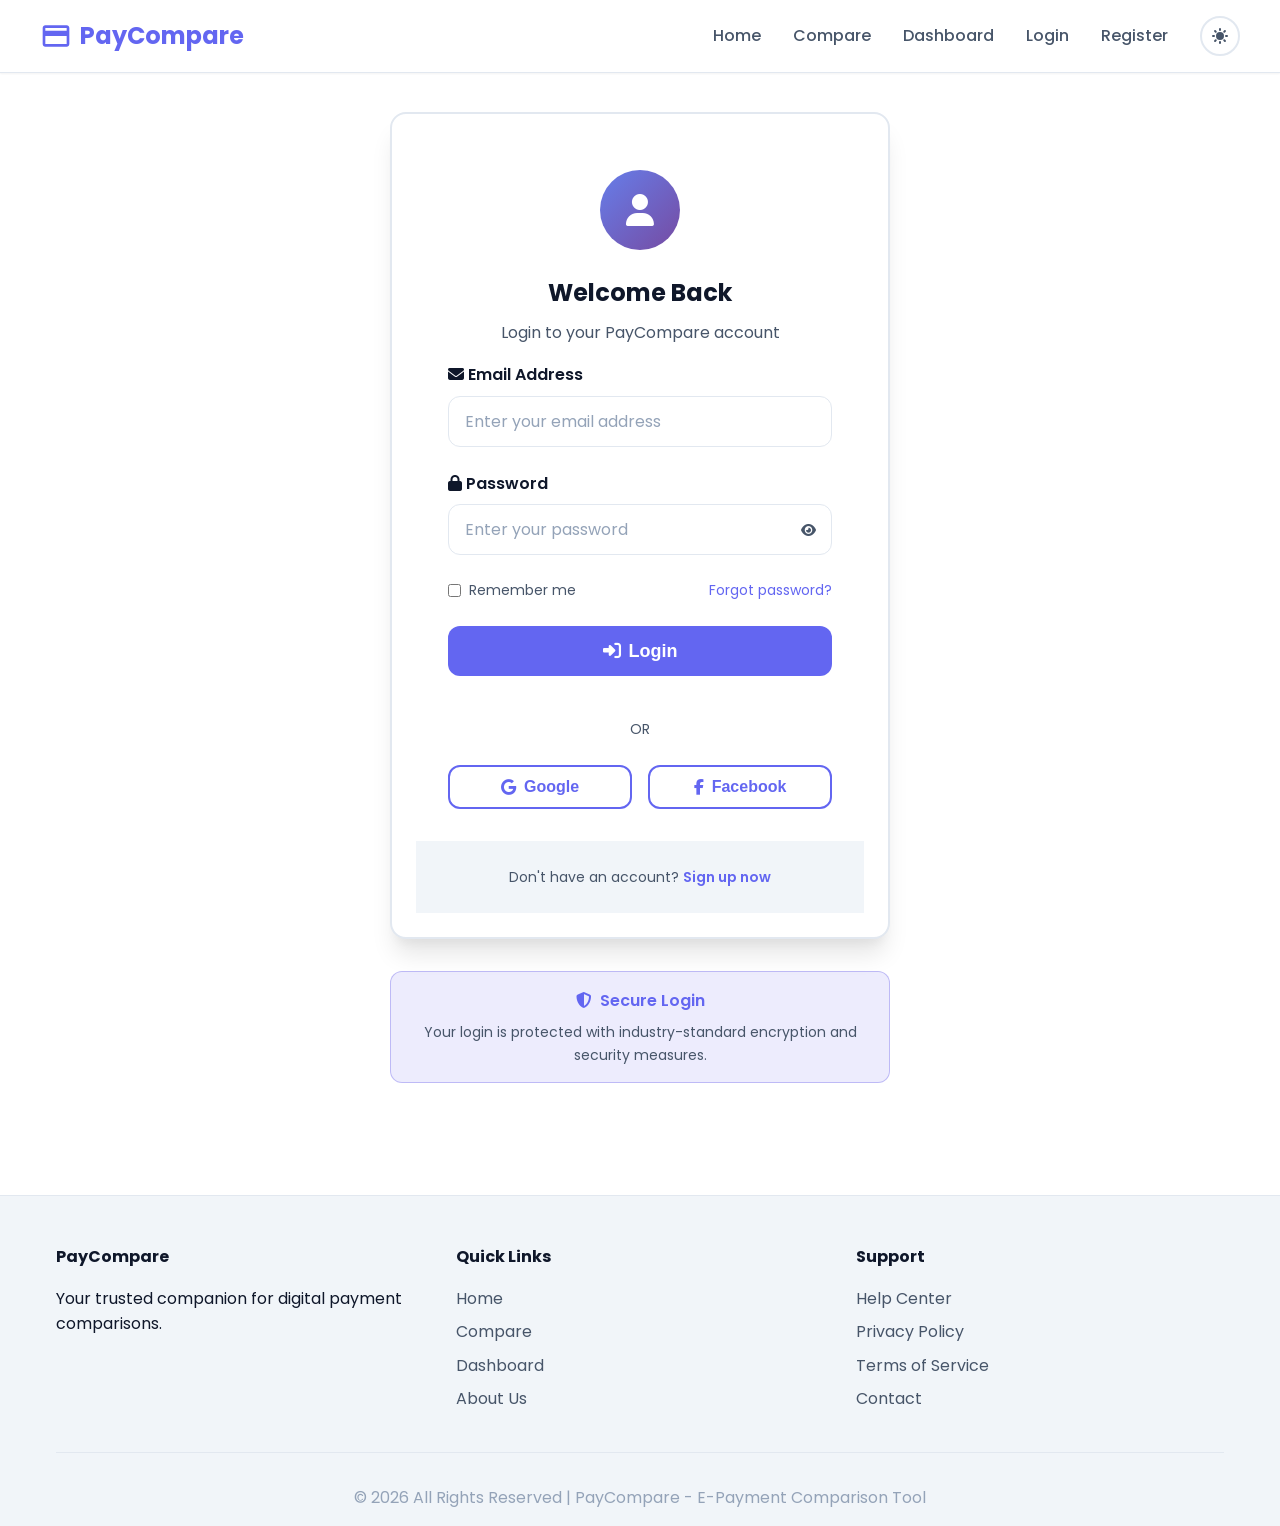
<file: admin/index.html>
<!DOCTYPE html>
<html lang="en" data-theme="light">
<head>
    <meta charset="UTF-8">
    <meta name="viewport" content="width=device-width, initial-scale=1.0">
    <title>Admin Panel - PayCompare</title>
    <meta name="description" content="Admin dashboard for managing payment methods and user data.">
    
    <!-- Favicon -->
    <link rel="icon" type="image/svg+xml" href="data:image/svg+xml,<svg xmlns='http://www.w3.org/2000/svg' viewBox='0 0 100 100'><text y='.9em' font-size='90'>💳</text></svg>">
    
    <!-- CSS -->
    <link rel="stylesheet" href="../css/style.css">
    
    <!-- Font Awesome for icons -->
    <link rel="stylesheet" href="https://cdnjs.cloudflare.com/ajax/libs/font-awesome/6.4.0/css/all.min.css">
</head>
<body>
    <!-- Navigation -->
    <nav class="navbar">
        <div class="container navbar-container">
            <a href="../index.html" class="navbar-brand">
                <svg fill="currentColor" viewBox="0 0 24 24" width="32" height="32">
                    <path d="M20 4H4c-1.11 0-1.99.89-1.99 2L2 18c0 1.11.89 2 2 2h16c1.11 0 2-.89 2-2V6c0-1.11-.89-2-2-2zm0 14H4v-6h16v6zm0-10H4V6h16v2z"/>
                </svg>
                PayCompare Admin
            </a>
            
            <ul class="navbar-menu">
                <li><a href="index.html" class="navbar-link">Dashboard</a></li>
                <li><a href="payment-methods.html" class="navbar-link">Payment Methods</a></li>
                <li><a href="users.html" class="navbar-link">Users</a></li>
                <li><a href="logs.html" class="navbar-link">Logs</a></li>
                <li><a href="../index.html" class="navbar-link">View Site</a></li>
                <li>
                    <button class="theme-toggle" aria-label="Toggle theme">
                        <svg fill="currentColor" viewBox="0 0 20 20">
                            <path fill-rule="evenodd" d="M10 2a1 1 0 011 1v1a1 1 0 11-2 0V3a1 1 0 011-1zm4 8a4 4 0 11-8 0 4 4 0 018 0zm-.464 4.95l.707.707a1 1 0 001.414-1.414l-.707-.707a1 1 0 00-1.414 1.414zm2.12-10.607a1 1 0 010 1.414l-.706.707a1 1 0 11-1.414-1.414l.707-.707a1 1 0 011.414 0zM17 11a1 1 0 100-2h-1a1 1 0 100 2h1zm-7 4a1 1 0 011 1v1a1 1 0 11-2 0v-1a1 1 0 011-1zM5.05 6.464A1 1 0 106.465 5.05l-.708-.707a1 1 0 00-1.414 1.414l.707.707zm1.414 8.486l-.707.707a1 1 0 01-1.414-1.414l.707-.707a1 1 0 011.414 1.414zM4 11a1 1 0 100-2H3a1 1 0 000 2h1z" clip-rule="evenodd"></path>
                        </svg>
                    </button>
                </li>
            </ul>
            
            <button class="mobile-menu-toggle" aria-label="Toggle menu">
                <svg fill="none" stroke="currentColor" viewBox="0 0 24 24">
                    <path stroke-linecap="round" stroke-linejoin="round" stroke-width="2" d="M4 6h16M4 12h16M4 18h16"></path>
                </svg>
            </button>
        </div>
    </nav>

    <!-- Main Content -->
    <main style="padding-top: 80px;">
        <!-- Admin Header -->
        <section style="background: var(--gradient-primary); padding: 2rem 0;">
            <div class="container">
                <div class="admin-header" style="display: flex; justify-content: space-between; align-items: center; flex-wrap: wrap; gap: 1rem;">
                    <div>
                        <h1 style="color: white; margin-bottom: 0.5rem;">Admin Dashboard</h1>
                        <p style="color: rgba(255,255,255,0.9); margin: 0;">Manage payment methods, users, and system settings</p>
                    </div>
                    <div class="admin-user" style="display: flex; align-items: center; gap: 1rem; background: rgba(255,255,255,0.1); padding: 0.75rem 1rem; border-radius: var(--radius-lg);">
                        <div style="width: 40px; height: 40px; background: white; border-radius: var(--radius-full); display: flex; align-items: center; justify-content: center; color: var(--primary-color); font-weight: 700;">
                            A
                        </div>
                        <div>
                            <div style="color: white; font-weight: 600;">Administrator</div>
                            <div style="color: rgba(255,255,255,0.8); font-size: 0.875rem;">admin@paycompare.com</div>
                        </div>
                    </div>
                </div>
            </div>
        </section>

        <!-- Stats Overview -->
        <section style="padding: 2rem 0; background: var(--bg-secondary);">
            <div class="container">
                <div class="stats-grid" style="display: grid; grid-template-columns: repeat(auto-fit, minmax(250px, 1fr)); gap: 1.5rem;">
                    <div class="stat-card card">
                        <div class="stat-header">
                            <div style="display: flex; justify-content: space-between; align-items: center;">
                                <h4 style="color: var(--text-primary); margin: 0;">Payment Methods</h4>
                                <div style="width: 40px; height: 40px; background: var(--gradient-primary); border-radius: var(--radius-full); display: flex; align-items: center; justify-content: center; color: white;">
                                    <i class="fas fa-credit-card"></i>
                                </div>
                            </div>
                        </div>
                        <div class="stat-value" style="font-size: 2rem; font-weight: 700; color: var(--primary-color); margin: 1rem 0 0.5rem;" id="totalMethods">8</div>
                        <div class="stat-label" style="color: var(--text-secondary); font-size: 0.875rem;">Active payment methods</div>
                    </div>
                    
                    <div class="stat-card card">
                        <div class="stat-header">
                            <div style="display: flex; justify-content: space-between; align-items: center;">
                                <h4 style="color: var(--text-primary); margin: 0;">Total Users</h4>
                                <div style="width: 40px; height: 40px; background: var(--gradient-success); border-radius: var(--radius-full); display: flex; align-items: center; justify-content: center; color: white;">
                                    <i class="fas fa-users"></i>
                                </div>
                            </div>
                        </div>
                        <div class="stat-value" style="font-size: 2rem; font-weight: 700; color: var(--success-color); margin: 1rem 0 0.5rem;" id="totalUsers">247</div>
                        <div class="stat-label" style="color: var(--text-secondary); font-size: 0.875rem;">Registered users</div>
                    </div>
                    
                    <div class="stat-card card">
                        <div class="stat-header">
                            <div style="display: flex; justify-content: space-between; align-items: center;">
                                <h4 style="color: var(--text-primary); margin: 0;">Comparisons</h4>
                                <div style="width: 40px; height: 40px; background: var(--gradient-secondary); border-radius: var(--radius-full); display: flex; align-items: center; justify-content: center; color: white;">
                                    <i class="fas fa-chart-bar"></i>
                                </div>
                            </div>
                        </div>
                        <div class="stat-value" style="font-size: 2rem; font-weight: 700; color: var(--accent-color); margin: 1rem 0 0.5rem;" id="totalComparisons">1,842</div>
                        <div class="stat-label" style="color: var(--text-secondary); font-size: 0.875rem;">Total comparisons made</div>
                    </div>
                    
                    <div class="stat-card card">
                        <div class="stat-header">
                            <div style="display: flex; justify-content: space-between; align-items: center;">
                                <h4 style="color: var(--text-primary); margin: 0;">System Status</h4>
                                <div style="width: 40px; height: 40px; background: var(--gradient-success); border-radius: var(--radius-full); display: flex; align-items: center; justify-content: center; color: white;">
                                    <i class="fas fa-server"></i>
                                </div>
                            </div>
                        </div>
                        <div class="stat-value" style="font-size: 2rem; font-weight: 700; color: var(--success-color); margin: 1rem 0 0.5rem;">Online</div>
                        <div class="stat-label" style="color: var(--text-secondary); font-size: 0.875rem;">All systems operational</div>
                    </div>
                </div>
            </div>
        </section>

        <!-- Quick Actions -->
        <section style="padding: 2rem 0;">
            <div class="container">
                <div class="card">
                    <div class="card-header">
                        <h3 style="color: var(--text-primary);">Quick Actions</h3>
                        <p style="color: var(--text-secondary); font-size: 0.875rem;">Common administrative tasks</p>
                    </div>
                    <div class="card-content">
                        <div class="quick-actions-grid" style="display: grid; grid-template-columns: repeat(auto-fit, minmax(200px, 1fr)); gap: 1rem;">
                            <button class="btn btn-primary" onclick="addPaymentMethod()">
                                <i class="fas fa-plus"></i> Add Payment Method
                            </button>
                            <button class="btn btn-secondary" onclick="viewUsers()">
                                <i class="fas fa-users"></i> Manage Users
                            </button>
                            <button class="btn btn-outline" onclick="viewLogs()">
                                <i class="fas fa-list"></i> View Logs
                            </button>
                            <button class="btn btn-outline" onclick="exportData()">
                                <i class="fas fa-download"></i> Export Data
                            </button>
                        </div>
                    </div>
                </div>
            </div>
        </section>

        <!-- Recent Activity -->
        <section style="padding: 2rem 0; background: var(--bg-secondary);">
            <div class="container">
                <div class="card">
                    <div class="card-header">
                        <h3 style="color: var(--text-primary);">Recent Activity</h3>
                        <p style="color: var(--text-secondary); font-size: 0.875rem;">Latest system activities and user actions</p>
                    </div>
                    <div class="card-content">
                        <div class="activity-list">
                            <div class="activity-item" style="display: flex; align-items: center; gap: 1rem; padding: 1rem 0; border-bottom: 1px solid var(--border-light);">
                                <div style="width: 40px; height: 40px; background: rgba(16, 185, 129, 0.1); border-radius: var(--radius-full); display: flex; align-items: center; justify-content: center; color: var(--success-color);">
                                    <i class="fas fa-user-plus"></i>
                                </div>
                                <div style="flex: 1;">
                                    <div style="font-weight: 600; color: var(--text-primary);">New user registered</div>
                                    <div style="color: var(--text-secondary); font-size: 0.875rem;">john.doe@example.com joined PayCompare</div>
                                </div>
                                <div style="color: var(--text-tertiary); font-size: 0.875rem;">2 minutes ago</div>
                            </div>
                            
                            <div class="activity-item" style="display: flex; align-items: center; gap: 1rem; padding: 1rem 0; border-bottom: 1px solid var(--border-light);">
                                <div style="width: 40px; height: 40px; background: rgba(79, 70, 229, 0.1); border-radius: var(--radius-full); display: flex; align-items: center; justify-content: center; color: var(--primary-color);">
                                    <i class="fas fa-credit-card"></i>
                                </div>
                                <div style="flex: 1;">
                                    <div style="font-weight: 600; color: var(--text-primary);">Payment method updated</div>
                                    <div style="color: var(--text-secondary); font-size: 0.875rem;">UPI fee structure was modified</div>
                                </div>
                                <div style="color: var(--text-tertiary); font-size: 0.875rem;">1 hour ago</div>
                            </div>
                            
                            <div class="activity-item" style="display: flex; align-items: center; gap: 1rem; padding: 1rem 0; border-bottom: 1px solid var(--border-light);">
                                <div style="width: 40px; height: 40px; background: rgba(245, 158, 11, 0.1); border-radius: var(--radius-full); display: flex; align-items: center; justify-content: center; color: var(--warning-color);">
                                    <i class="fas fa-chart-bar"></i>
                                </div>
                                <div style="flex: 1;">
                                    <div style="font-weight: 600; color: var(--text-primary);">Comparison completed</div>
                                    <div style="color: var(--text-secondary); font-size: 0.875rem;">User compared 5 payment methods</div>
                                </div>
                                <div style="color: var(--text-tertiary); font-size: 0.875rem;">3 hours ago</div>
                            </div>
                            
                            <div class="activity-item" style="display: flex; align-items: center; gap: 1rem; padding: 1rem 0;">
                                <div style="width: 40px; height: 40px; background: rgba(239, 68, 68, 0.1); border-radius: var(--radius-full); display: flex; align-items: center; justify-content: center; color: var(--danger-color);">
                                    <i class="fas fa-exclamation-triangle"></i>
                                </div>
                                <div style="flex: 1;">
                                    <div style="font-weight: 600; color: var(--text-primary);">System alert</div>
                                    <div style="color: var(--text-secondary); font-size: 0.875rem;">Database backup completed successfully</div>
                                </div>
                                <div style="color: var(--text-tertiary); font-size: 0.875rem;">5 hours ago</div>
                            </div>
                        </div>
                        
                        <div style="text-align: center; margin-top: 1.5rem;">
                            <button class="btn btn-outline" onclick="viewAllLogs()">
                                <i class="fas fa-list"></i> View All Activity
                            </button>
                        </div>
                    </div>
                </div>
            </div>
        </section>

        <!-- System Health -->
        <section style="padding: 2rem 0;">
            <div class="container">
                <div class="card">
                    <div class="card-header">
                        <h3 style="color: var(--text-primary);">System Health</h3>
                        <p style="color: var(--text-secondary); font-size: 0.875rem;">Monitor system performance and status</p>
                    </div>
                    <div class="card-content">
                        <div class="health-metrics" style="display: grid; grid-template-columns: repeat(auto-fit, minmax(250px, 1fr)); gap: 1.5rem;">
                            <div class="health-item">
                                <div style="display: flex; justify-content: space-between; align-items: center; margin-bottom: 0.5rem;">
                                    <span style="font-weight: 600; color: var(--text-primary);">Database</span>
                                    <span style="color: var(--success-color); font-weight: 600;">Healthy</span>
                                </div>
                                <div style="height: 8px; background: var(--border-light); border-radius: 4px; overflow: hidden;">
                                    <div style="height: 100%; width: 95%; background: var(--success-color);"></div>
                                </div>
                                <div style="color: var(--text-tertiary); font-size: 0.75rem; margin-top: 0.25rem;">95% available</div>
                            </div>
                            
                            <div class="health-item">
                                <div style="display: flex; justify-content: space-between; align-items: center; margin-bottom: 0.5rem;">
                                    <span style="font-weight: 600; color: var(--text-primary);">API Response</span>
                                    <span style="color: var(--success-color); font-weight: 600;">Fast</span>
                                </div>
                                <div style="height: 8px; background: var(--border-light); border-radius: 4px; overflow: hidden;">
                                    <div style="height: 100%; width: 98%; background: var(--success-color);"></div>
                                </div>
                                <div style="color: var(--text-tertiary); font-size: 0.75rem; margin-top: 0.25rem;">Avg: 120ms</div>
                            </div>
                            
                            <div class="health-item">
                                <div style="display: flex; justify-content: space-between; align-items: center; margin-bottom: 0.5rem;">
                                    <span style="font-weight: 600; color: var(--text-primary);">Server Load</span>
                                    <span style="color: var(--success-color); font-weight: 600;">Normal</span>
                                </div>
                                <div style="height: 8px; background: var(--border-light); border-radius: 4px; overflow: hidden;">
                                    <div style="height: 100%; width: 45%; background: var(--success-color);"></div>
                                </div>
                                <div style="color: var(--text-tertiary); font-size: 0.75rem; margin-top: 0.25rem;">45% CPU usage</div>
                            </div>
                            
                            <div class="health-item">
                                <div style="display: flex; justify-content: space-between; align-items: center; margin-bottom: 0.5rem;">
                                    <span style="font-weight: 600; color: var(--text-primary);">Storage</span>
                                    <span style="color: var(--warning-color); font-weight: 600;">Warning</span>
                                </div>
                                <div style="height: 8px; background: var(--border-light); border-radius: 4px; overflow: hidden;">
                                    <div style="height: 100%; width: 78%; background: var(--warning-color);"></div>
                                </div>
                                <div style="color: var(--text-tertiary); font-size: 0.75rem; margin-top: 0.25rem;">78% used</div>
                            </div>
                        </div>
                    </div>
                </div>
            </div>
        </section>
    </main>

    <!-- Footer -->
    <footer class="footer">
        <div class="container">
            <div class="footer-content">
                <div class="footer-section">
                    <h4>PayCompare Admin</h4>
                    <p>Administrative dashboard for payment comparison management.</p>
                </div>
                
                <div class="footer-section">
                    <h4>Quick Links</h4>
                    <ul>
                        <li><a href="index.html">Dashboard</a></li>
                        <li><a href="payment-methods.html">Payment Methods</a></li>
                        <li><a href="users.html">Users</a></li>
                        <li><a href="logs.html">System Logs</a></li>
                    </ul>
                </div>
                
                <div class="footer-section">
                    <h4>Support</h4>
                    <ul>
                        <li><a href="../help.html">Help Center</a></li>
                        <li><a href="../privacy.html">Privacy Policy</a></li>
                        <li><a href="../terms.html">Terms of Service</a></li>
                        <li><a href="../contact.html">Contact</a></li>
                    </ul>
                </div>
            </div>
            
            <div class="footer-bottom">
                <p>© 2026 All Rights Reserved | PayCompare - E-Payment Comparison Tool</p>
            </div>
        </div>
    </footer>

    <!-- JavaScript -->
    <script src="../js/main.js"></script>
    
    <script>
        // Admin dashboard specific JavaScript
        document.addEventListener('DOMContentLoaded', function() {
            initializeAdminDashboard();
            checkAdminAuth();
        });
        
        function initializeAdminDashboard() {
            loadDashboardStats();
            loadRecentActivity();
            updateSystemHealth();
        }
        
        function checkAdminAuth() {
            const user = sessionStorage.getItem('user') || localStorage.getItem('user');
            if (!user) {
                // Redirect to login if not authenticated
                window.location.href = '../login.html';
                return;
            }
            
            const userData = JSON.parse(user);
            if (userData.role !== 'admin') {
                // Redirect to main site if not admin
                window.location.href = '../index.html';
                return;
            }
        }
        
        async function loadDashboardStats() {
            try {
                // Simulate API calls
                const stats = await simulateAdminStatsAPI();
                
                document.getElementById('totalMethods').textContent = stats.paymentMethods;
                document.getElementById('totalUsers').textContent = stats.totalUsers.toLocaleString();
                document.getElementById('totalComparisons').textContent = stats.totalComparisons.toLocaleString();
                
            } catch (error) {
                console.error('Error loading dashboard stats:', error);
            }
        }
        
        async function simulateAdminStatsAPI() {
            // Simulate API delay
            await new Promise(resolve => setTimeout(resolve, 500));
            
            return {
                paymentMethods: 8,
                totalUsers: 247,
                totalComparisons: 1842,
                systemStatus: 'online'
            };
        }
        
        function loadRecentActivity() {
            // Recent activity is already in HTML, but in a real app this would be loaded from API
            console.log('Recent activity loaded');
        }
        
        function updateSystemHealth() {
            // System health is already displayed, but in a real app this would be updated periodically
            setInterval(() => {
                // Update system metrics periodically
                console.log('System health updated');
            }, 30000); // Update every 30 seconds
        }
        
        // Quick action functions
        function addPaymentMethod() {
            window.location.href = 'payment-methods.html?action=add';
        }
        
        function viewUsers() {
            window.location.href = 'users.html';
        }
        
        function viewLogs() {
            window.location.href = 'logs.html';
        }
        
        function viewAllLogs() {
            window.location.href = 'logs.html';
        }
        
        function exportData() {
            showToast('Export feature coming soon!', 'info');
            
            // In a real implementation, this would trigger a data export
            setTimeout(() => {
                showToast('Data export will be available in the next update', 'info');
            }, 1000);
        }
        
        // Logout function
        function logout() {
            sessionStorage.removeItem('user');
            localStorage.removeItem('user');
            window.location.href = '../login.html';
        }
        
        // Add logout button to admin user section
        document.addEventListener('DOMContentLoaded', function() {
            const adminUser = document.querySelector('.admin-user');
            if (adminUser) {
                const logoutBtn = document.createElement('button');
                logoutBtn.className = 'btn btn-outline btn-sm';
                logoutBtn.innerHTML = '<i class="fas fa-sign-out-alt"></i> Logout';
                logoutBtn.style.marginLeft = '1rem';
                logoutBtn.onclick = logout;
                adminUser.appendChild(logoutBtn);
            }
        });
    </script>
    
    <style>
        .admin-container {
            animation: fadeInUp 0.5s ease-out;
        }
        
        .quick-actions-grid button {
            transition: all var(--transition-fast);
        }
        
        .quick-actions-grid button:hover {
            transform: translateY(-2px);
            box-shadow: var(--shadow-md);
        }
        
        .activity-item {
            transition: background-color var(--transition-fast);
        }
        
        .activity-item:hover {
            background-color: var(--bg-tertiary);
            border-radius: var(--radius-md);
        }
        
        .health-item {
            padding: 1rem;
            background: var(--bg-tertiary);
            border-radius: var(--radius-md);
            transition: transform var(--transition-fast);
        }
        
        .health-item:hover {
            transform: translateY(-2px);
        }
        
        @media (max-width: 768px) {
            .admin-header {
                flex-direction: column;
                text-align: center;
            }
            
            .admin-user {
                align-self: center;
            }
            
            .stats-grid {
                grid-template-columns: 1fr;
            }
            
            .quick-actions-grid {
                grid-template-columns: 1fr;
            }
            
            .health-metrics {
                grid-template-columns: 1fr;
            }
        }
        
        @keyframes fadeInUp {
            from {
                opacity: 0;
                transform: translateY(20px);
            }
            to {
                opacity: 1;
                transform: translateY(0);
            }
        }
    </style>
</body>
</html>
</file>
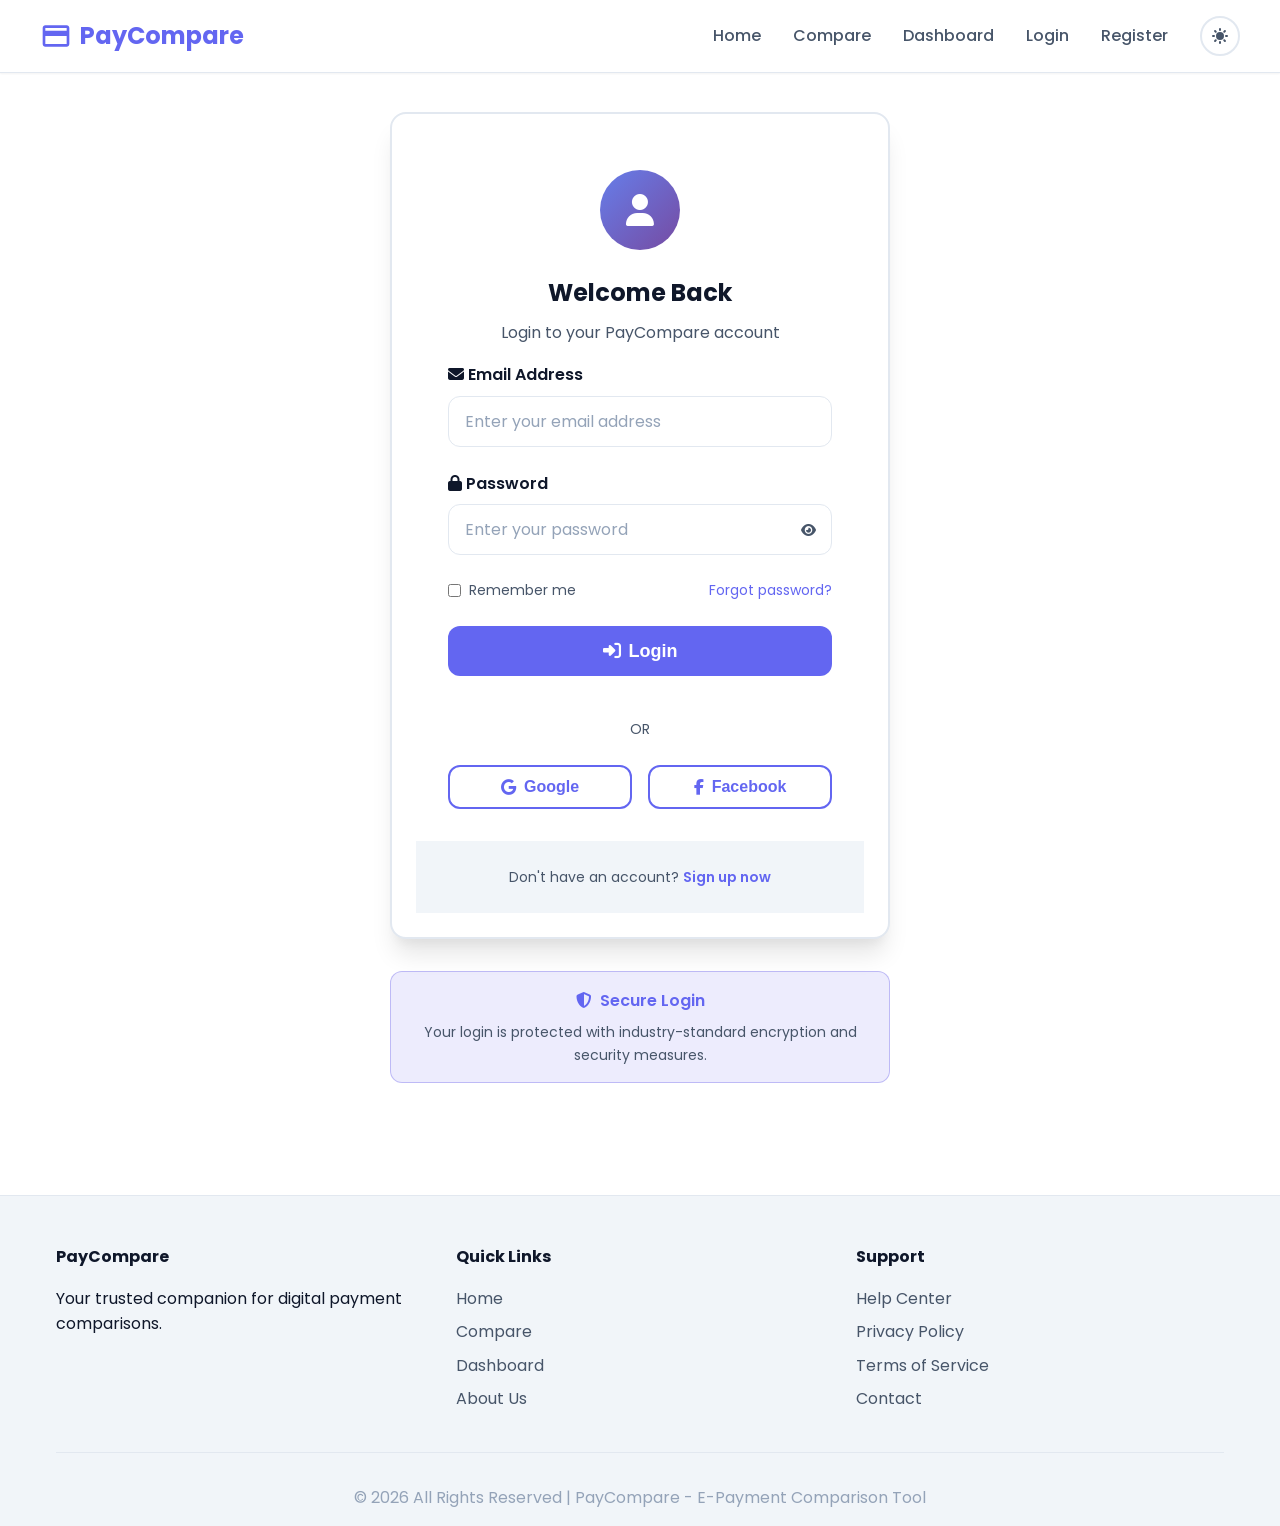
<file: login.html>
<!DOCTYPE html>
<html lang="en" data-theme="light">
<head>
    <meta charset="UTF-8">
    <meta name="viewport" content="width=device-width, initial-scale=1.0">
    <title>Login - PayCompare</title>
    <meta name="description" content="Login to your PayCompare account to access payment comparisons and analytics.">
    
    <!-- Favicon -->
    <link rel="icon" type="image/svg+xml" href="data:image/svg+xml,<svg xmlns='http://www.w3.org/2000/svg' viewBox='0 0 100 100'><text y='.9em' font-size='90'>💳</text></svg>">
    
    <!-- CSS -->
    <link rel="stylesheet" href="css/style.css">
    
    <!-- Font Awesome for icons -->
    <link rel="stylesheet" href="https://cdnjs.cloudflare.com/ajax/libs/font-awesome/6.4.0/css/all.min.css">
</head>
<body>
    <!-- Navigation -->
    <nav class="navbar">
        <div class="container navbar-container">
            <a href="index.html" class="navbar-brand">
                <svg fill="currentColor" viewBox="0 0 24 24" width="32" height="32">
                    <path d="M20 4H4c-1.11 0-1.99.89-1.99 2L2 18c0 1.11.89 2 2 2h16c1.11 0 2-.89 2-2V6c0-1.11-.89-2-2-2zm0 14H4v-6h16v6zm0-10H4V6h16v2z"/>
                </svg>
                PayCompare
            </a>
            
            <ul class="navbar-menu">
                <li><a href="index.html" class="navbar-link">Home</a></li>
                <li><a href="comparison.html" class="navbar-link">Compare</a></li>
                <li><a href="dashboard.html" class="navbar-link">Dashboard</a></li>
                <li><a href="login.html" class="navbar-link">Login</a></li>
                <li><a href="register.html" class="navbar-link">Register</a></li>
                <li>
                    <button class="theme-toggle" aria-label="Toggle theme">
                        <svg fill="currentColor" viewBox="0 0 20 20">
                            <path fill-rule="evenodd" d="M10 2a1 1 0 011 1v1a1 1 0 11-2 0V3a1 1 0 011-1zm4 8a4 4 0 11-8 0 4 4 0 018 0zm-.464 4.95l.707.707a1 1 0 001.414-1.414l-.707-.707a1 1 0 00-1.414 1.414zm2.12-10.607a1 1 0 010 1.414l-.706.707a1 1 0 11-1.414-1.414l.707-.707a1 1 0 011.414 0zM17 11a1 1 0 100-2h-1a1 1 0 100 2h1zm-7 4a1 1 0 011 1v1a1 1 0 11-2 0v-1a1 1 0 011-1zM5.05 6.464A1 1 0 106.465 5.05l-.708-.707a1 1 0 00-1.414 1.414l.707.707zm1.414 8.486l-.707.707a1 1 0 01-1.414-1.414l.707-.707a1 1 0 011.414 1.414zM4 11a1 1 0 100-2H3a1 1 0 000 2h1z" clip-rule="evenodd"></path>
                        </svg>
                    </button>
                </li>
            </ul>
            
            <button class="mobile-menu-toggle" aria-label="Toggle menu">
                <svg fill="none" stroke="currentColor" viewBox="0 0 24 24">
                    <path stroke-linecap="round" stroke-linejoin="round" stroke-width="2" d="M4 6h16M4 12h16M4 18h16"></path>
                </svg>
            </button>
        </div>
    </nav>

    <!-- Main Content -->
    <main style="padding-top: 80px; min-height: calc(100vh - 80px);">
        <!-- Login Section -->
        <section style="display: flex; align-items: center; justify-content: center; min-height: calc(100vh - 80px); padding: 2rem 0;">
            <div class="container">
                <div class="auth-container" style="max-width: 500px; margin: 0 auto;">
                    <div class="auth-card card" style="border: 2px solid var(--border-color); box-shadow: var(--shadow-xl);">
                        <div class="auth-header text-center" style="padding: 2rem 2rem 1rem;">
                            <div style="width: 80px; height: 80px; background: var(--gradient-primary); border-radius: var(--radius-full); display: flex; align-items: center; justify-content: center; color: white; font-size: 2rem; margin: 0 auto 1.5rem;">
                                <i class="fas fa-user"></i>
                            </div>
                            <h2 style="color: var(--text-primary); margin-bottom: 0.5rem;">Welcome Back</h2>
                            <p style="color: var(--text-secondary);">Login to your PayCompare account</p>
                        </div>
                        
                        <div class="auth-body" style="padding: 0 2rem 2rem;">
                            <form id="loginForm" onsubmit="handleLogin(event)">
                                <div class="form-group" style="margin-bottom: 1.5rem;">
                                    <label for="email" style="display: block; margin-bottom: 0.5rem; font-weight: 600; color: var(--text-primary);">
                                        <i class="fas fa-envelope"></i> Email Address
                                    </label>
                                    <input type="email" id="email" name="email" required 
                                           placeholder="Enter your email address"
                                           style="width: 100%; padding: 0.75rem 1rem; border: 1px solid var(--border-color); border-radius: var(--radius-md); background: var(--bg-primary); color: var(--text-primary); font-size: 1rem; transition: border-color var(--transition-fast);">
                                    <span class="error-message" style="color: var(--danger-color); font-size: 0.875rem; margin-top: 0.25rem; display: none;"></span>
                                </div>
                                
                                <div class="form-group" style="margin-bottom: 1.5rem;">
                                    <label for="password" style="display: block; margin-bottom: 0.5rem; font-weight: 600; color: var(--text-primary);">
                                        <i class="fas fa-lock"></i> Password
                                    </label>
                                    <div class="password-input-container" style="position: relative;">
                                        <input type="password" id="password" name="password" required 
                                               placeholder="Enter your password"
                                               style="width: 100%; padding: 0.75rem 3rem 0.75rem 1rem; border: 1px solid var(--border-color); border-radius: var(--radius-md); background: var(--bg-primary); color: var(--text-primary); font-size: 1rem; transition: border-color var(--transition-fast);">
                                        <button type="button" class="password-toggle" onclick="togglePassword('password')" 
                                                style="position: absolute; right: 1rem; top: 50%; transform: translateY(-50%); background: none; border: none; color: var(--text-secondary); cursor: pointer;">
                                            <i class="fas fa-eye"></i>
                                        </button>
                                    </div>
                                    <span class="error-message" style="color: var(--danger-color); font-size: 0.875rem; margin-top: 0.25rem; display: none;"></span>
                                </div>
                                
                                <div class="form-options" style="display: flex; justify-content: space-between; align-items: center; margin-bottom: 1.5rem;">
                                    <label class="checkbox-container" style="display: flex; align-items: center; cursor: pointer; color: var(--text-secondary);">
                                        <input type="checkbox" name="remember" style="margin-right: 0.5rem;">
                                        <span style="font-size: 0.875rem;">Remember me</span>
                                    </label>
                                    <a href="forgot-password.html" style="color: var(--primary-color); text-decoration: none; font-size: 0.875rem;">Forgot password?</a>
                                </div>
                                
                                <button type="submit" class="btn btn-primary btn-lg" style="width: 100%; margin-bottom: 1rem;" id="loginBtn">
                                    <i class="fas fa-sign-in-alt"></i> Login
                                </button>
                                
                                <div class="divider" style="text-align: center; margin: 1.5rem 0; position: relative;">
                                    <span style="background: var(--bg-card); padding: 0 1rem; color: var(--text-secondary); font-size: 0.875rem;">OR</span>
                                    <div style="position: absolute; top: 50%; left: 0; right: 0; height: 1px; background: var(--border-color); z-index: -1;"></div>
                                </div>
                                
                                <div class="social-login" style="display: grid; grid-template-columns: 1fr 1fr; gap: 1rem;">
                                    <button type="button" class="btn btn-outline" onclick="socialLogin('google')" style="display: flex; align-items: center; justify-content: center; gap: 0.5rem;">
                                        <i class="fab fa-google"></i> Google
                                    </button>
                                    <button type="button" class="btn btn-outline" onclick="socialLogin('facebook')" style="display: flex; align-items: center; justify-content: center; gap: 0.5rem;">
                                        <i class="fab fa-facebook-f"></i> Facebook
                                    </button>
                                </div>
                            </form>
                        </div>
                        
                        <div class="auth-footer text-center" style="padding: 1.5rem 2rem; border-top: 1px solid var(--border-light); background: var(--bg-tertiary);">
                            <p style="color: var(--text-secondary); font-size: 0.875rem; margin: 0;">
                                Don't have an account? 
                                <a href="register.html" style="color: var(--primary-color); text-decoration: none; font-weight: 600;">Sign up now</a>
                            </p>
                        </div>
                    </div>
                    
                    <!-- Security Notice -->
                    <div class="security-notice" style="margin-top: 2rem; padding: 1rem; background: rgba(79, 70, 229, 0.1); border: 1px solid rgba(79, 70, 229, 0.3); border-radius: var(--radius-md); text-align: center;">
                        <div style="display: flex; align-items: center; justify-content: center; gap: 0.5rem; margin-bottom: 0.5rem;">
                            <i class="fas fa-shield-alt" style="color: var(--primary-color);"></i>
                            <span style="color: var(--primary-color); font-weight: 600;">Secure Login</span>
                        </div>
                        <p style="color: var(--text-secondary); font-size: 0.875rem; margin: 0;">
                            Your login is protected with industry-standard encryption and security measures.
                        </p>
                    </div>
                </div>
            </div>
        </section>
    </main>

    <!-- Footer -->
    <footer class="footer">
        <div class="container">
            <div class="footer-content">
                <div class="footer-section">
                    <h4>PayCompare</h4>
                    <p>Your trusted companion for digital payment comparisons.</p>
                </div>
                
                <div class="footer-section">
                    <h4>Quick Links</h4>
                    <ul>
                        <li><a href="index.html">Home</a></li>
                        <li><a href="comparison.html">Compare</a></li>
                        <li><a href="dashboard.html">Dashboard</a></li>
                        <li><a href="about.html">About Us</a></li>
                    </ul>
                </div>
                
                <div class="footer-section">
                    <h4>Support</h4>
                    <ul>
                        <li><a href="help.html">Help Center</a></li>
                        <li><a href="privacy.html">Privacy Policy</a></li>
                        <li><a href="terms.html">Terms of Service</a></li>
                        <li><a href="contact.html">Contact</a></li>
                    </ul>
                </div>
            </div>
            
            <div class="footer-bottom">
                <p>© 2026 All Rights Reserved | PayCompare - E-Payment Comparison Tool</p>
            </div>
        </div>
    </footer>

    <!-- JavaScript -->
    <script src="js/main.js"></script>
    
    <script>
        // Login page specific JavaScript
        document.addEventListener('DOMContentLoaded', function() {
            initializeLoginForm();
        });
        
        function initializeLoginForm() {
            const form = document.getElementById('loginForm');
            const inputs = form.querySelectorAll('input[required]');
            
            // Add input validation
            inputs.forEach(input => {
                input.addEventListener('blur', function() {
                    validateField(this);
                });
                
                input.addEventListener('input', function() {
                    clearFieldError(this);
                });
            });
            
            // Add input focus effects
            inputs.forEach(input => {
                input.addEventListener('focus', function() {
                    this.style.borderColor = 'var(--primary-color)';
                    this.style.boxShadow = '0 0 0 3px rgba(79, 70, 229, 0.1)';
                });
                
                input.addEventListener('blur', function() {
                    this.style.borderColor = '';
                    this.style.boxShadow = '';
                });
            });
        }
        
        function validateField(field) {
            const errorElement = field.parentElement.querySelector('.error-message');
            let isValid = true;
            let errorMessage = '';
            
            // Email validation
            if (field.type === 'email') {
                const emailRegex = /^[^\s@]+@[^\s@]+\.[^\s@]+$/;
                if (!field.value.trim()) {
                    errorMessage = 'Email is required';
                    isValid = false;
                } else if (!emailRegex.test(field.value)) {
                    errorMessage = 'Please enter a valid email address';
                    isValid = false;
                }
            }
            
            // Password validation
            if (field.type === 'password') {
                if (!field.value.trim()) {
                    errorMessage = 'Password is required';
                    isValid = false;
                } else if (field.value.length < 6) {
                    errorMessage = 'Password must be at least 6 characters';
                    isValid = false;
                }
            }
            
            // Show/hide error
            if (!isValid && errorElement) {
                errorElement.textContent = errorMessage;
                errorElement.style.display = 'block';
                field.style.borderColor = 'var(--danger-color)';
            } else if (errorElement) {
                errorElement.style.display = 'none';
                field.style.borderColor = '';
            }
            
            return isValid;
        }
        
        function clearFieldError(field) {
            const errorElement = field.parentElement.querySelector('.error-message');
            if (errorElement) {
                errorElement.style.display = 'none';
            }
            field.style.borderColor = '';
        }
        
        function togglePassword(fieldId) {
            const field = document.getElementById(fieldId);
            const toggle = field.parentElement.querySelector('.password-toggle i');
            
            if (field.type === 'password') {
                field.type = 'text';
                toggle.classList.remove('fa-eye');
                toggle.classList.add('fa-eye-slash');
            } else {
                field.type = 'password';
                toggle.classList.remove('fa-eye-slash');
                toggle.classList.add('fa-eye');
            }
        }
        
        async function handleLogin(event) {
            event.preventDefault();
            
            const form = event.target;
            const submitBtn = document.getElementById('loginBtn');
            const inputs = form.querySelectorAll('input[required]');
            
            // Validate all fields
            let isFormValid = true;
            inputs.forEach(input => {
                if (!validateField(input)) {
                    isFormValid = false;
                }
            });
            
            if (!isFormValid) {
                showToast('Please fix the errors in the form', 'error');
                return;
            }
            
            // Show loading state
            const originalText = submitBtn.innerHTML;
            submitBtn.disabled = true;
            submitBtn.innerHTML = '<i class="fas fa-spinner fa-spin"></i> Logging in...';
            
            // Get form data
            const formData = new FormData(form);
            const loginData = {
                email: formData.get('email'),
                password: formData.get('password'),
                remember: formData.get('remember') === 'on'
            };
            
            try {
                // Simulate API call
                const response = await simulateLoginAPI(loginData);
                
                if (response.success) {
                    // Store session
                    sessionStorage.setItem('user', JSON.stringify(response.user));
                    if (loginData.remember) {
                        localStorage.setItem('user', JSON.stringify(response.user));
                    }
                    
                    showToast('Login successful! Redirecting...', 'success');
                    
                    // Redirect to dashboard
                    setTimeout(() => {
                        window.location.href = 'dashboard.html';
                    }, 1500);
                } else {
                    throw new Error(response.message || 'Login failed');
                }
            } catch (error) {
                console.error('Login error:', error);
                showToast(error.message || 'Login failed. Please try again.', 'error');
            } finally {
                // Reset button
                submitBtn.disabled = false;
                submitBtn.innerHTML = originalText;
            }
        }
        
        async function simulateLoginAPI(loginData) {
            // Simulate API delay
            await new Promise(resolve => setTimeout(resolve, 1500));
            
            // Simulate authentication logic
            if (loginData.email === 'admin@paycompare.com' && loginData.password === 'admin123') {
                return {
                    success: true,
                    user: {
                        id: 1,
                        username: 'admin',
                        email: 'admin@paycompare.com',
                        full_name: 'Administrator',
                        role: 'admin'
                    }
                };
            } else if (loginData.email === 'user@example.com' && loginData.password === 'user123') {
                return {
                    success: true,
                    user: {
                        id: 2,
                        username: 'testuser',
                        email: 'user@example.com',
                        full_name: 'Test User',
                        role: 'user'
                    }
                };
            } else {
                return {
                    success: false,
                    message: 'Invalid email or password'
                };
            }
        }
        
        function socialLogin(provider) {
            showToast(`${provider} login coming soon!`, 'info');
            
            // In a real implementation, this would redirect to the OAuth provider
            // For demo purposes, we'll show a message
            setTimeout(() => {
                showToast('This feature is not available in the demo', 'warning');
            }, 1000);
        }
        
        // Check if user is already logged in
        function checkLoginStatus() {
            const user = sessionStorage.getItem('user') || localStorage.getItem('user');
            if (user) {
                // User is already logged in, redirect to dashboard
                window.location.href = 'dashboard.html';
            }
        }
        
        // Run check on page load
        checkLoginStatus();
    </script>
    
    <style>
        .auth-container {
            animation: fadeInUp 0.5s ease-out;
        }
        
        .password-input-container input:focus + .password-toggle {
            color: var(--primary-color);
        }
        
        .checkbox-container input[type="checkbox"] {
            width: auto;
            margin: 0;
        }
        
        .error-message {
            display: block;
            animation: fadeIn 0.3s ease-out;
        }
        
        .social-login button {
            transition: all var(--transition-fast);
        }
        
        .social-login button:hover {
            transform: translateY(-2px);
            box-shadow: var(--shadow-md);
        }
        
        @media (max-width: 480px) {
            .auth-card {
                margin: 0 1rem;
            }
            
            .social-login {
                grid-template-columns: 1fr;
            }
            
            .form-options {
                flex-direction: column;
                gap: 1rem;
                align-items: flex-start;
            }
        }
        
        @keyframes fadeIn {
            from { opacity: 0; }
            to { opacity: 1; }
        }
        
        @keyframes fadeInUp {
            from {
                opacity: 0;
                transform: translateY(20px);
            }
            to {
                opacity: 1;
                transform: translateY(0);
            }
        }
    </style>
</body>
</html>
</file>
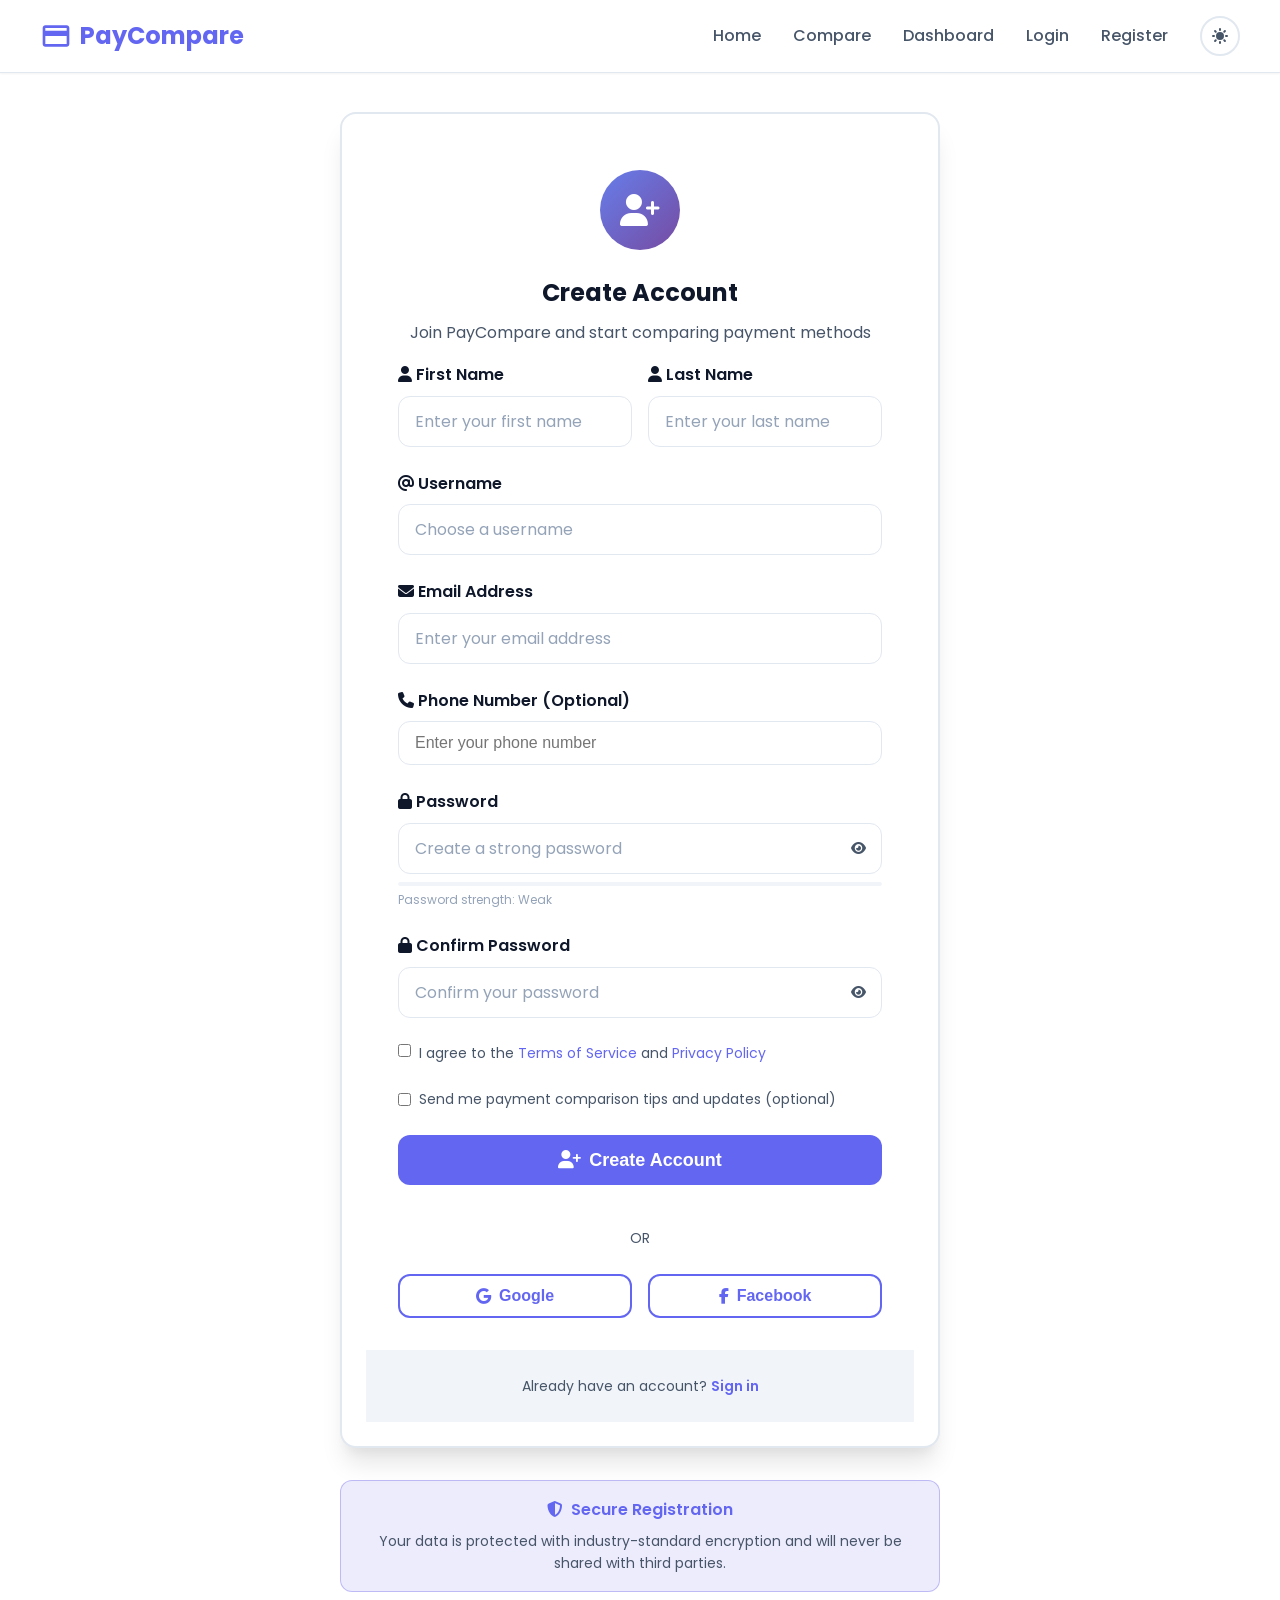
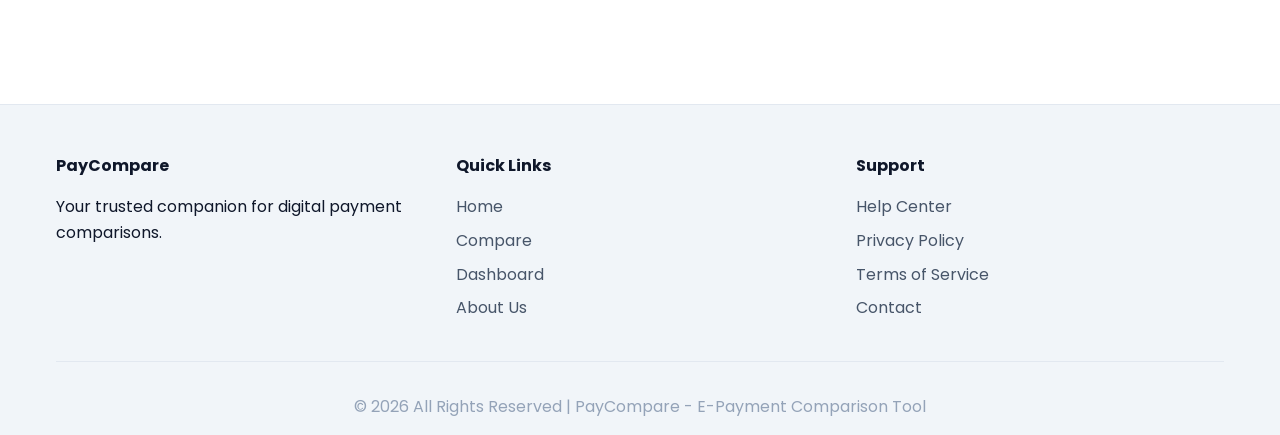
<file: register.html>
<!DOCTYPE html>
<html lang="en" data-theme="light">
<head>
    <meta charset="UTF-8">
    <meta name="viewport" content="width=device-width, initial-scale=1.0">
    <title>Register - PayCompare</title>
    <meta name="description" content="Create your PayCompare account to start comparing digital payment methods and access analytics.">
    
    <!-- Favicon -->
    <link rel="icon" type="image/svg+xml" href="data:image/svg+xml,<svg xmlns='http://www.w3.org/2000/svg' viewBox='0 0 100 100'><text y='.9em' font-size='90'>💳</text></svg>">
    
    <!-- CSS -->
    <link rel="stylesheet" href="css/style.css">
    
    <!-- Font Awesome for icons -->
    <link rel="stylesheet" href="https://cdnjs.cloudflare.com/ajax/libs/font-awesome/6.4.0/css/all.min.css">
</head>
<body>
    <!-- Navigation -->
    <nav class="navbar">
        <div class="container navbar-container">
            <a href="index.html" class="navbar-brand">
                <svg fill="currentColor" viewBox="0 0 24 24" width="32" height="32">
                    <path d="M20 4H4c-1.11 0-1.99.89-1.99 2L2 18c0 1.11.89 2 2 2h16c1.11 0 2-.89 2-2V6c0-1.11-.89-2-2-2zm0 14H4v-6h16v6zm0-10H4V6h16v2z"/>
                </svg>
                PayCompare
            </a>
            
            <ul class="navbar-menu">
                <li><a href="index.html" class="navbar-link">Home</a></li>
                <li><a href="comparison.html" class="navbar-link">Compare</a></li>
                <li><a href="dashboard.html" class="navbar-link">Dashboard</a></li>
                <li><a href="login.html" class="navbar-link">Login</a></li>
                <li><a href="register.html" class="navbar-link">Register</a></li>
                <li>
                    <button class="theme-toggle" aria-label="Toggle theme">
                        <svg fill="currentColor" viewBox="0 0 20 20">
                            <path fill-rule="evenodd" d="M10 2a1 1 0 011 1v1a1 1 0 11-2 0V3a1 1 0 011-1zm4 8a4 4 0 11-8 0 4 4 0 018 0zm-.464 4.95l.707.707a1 1 0 001.414-1.414l-.707-.707a1 1 0 00-1.414 1.414zm2.12-10.607a1 1 0 010 1.414l-.706.707a1 1 0 11-1.414-1.414l.707-.707a1 1 0 011.414 0zM17 11a1 1 0 100-2h-1a1 1 0 100 2h1zm-7 4a1 1 0 011 1v1a1 1 0 11-2 0v-1a1 1 0 011-1zM5.05 6.464A1 1 0 106.465 5.05l-.708-.707a1 1 0 00-1.414 1.414l.707.707zm1.414 8.486l-.707.707a1 1 0 01-1.414-1.414l.707-.707a1 1 0 011.414 1.414zM4 11a1 1 0 100-2H3a1 1 0 000 2h1z" clip-rule="evenodd"></path>
                        </svg>
                    </button>
                </li>
            </ul>
            
            <button class="mobile-menu-toggle" aria-label="Toggle menu">
                <svg fill="none" stroke="currentColor" viewBox="0 0 24 24">
                    <path stroke-linecap="round" stroke-linejoin="round" stroke-width="2" d="M4 6h16M4 12h16M4 18h16"></path>
                </svg>
            </button>
        </div>
    </nav>

    <!-- Main Content -->
    <main style="padding-top: 80px; min-height: calc(100vh - 80px);">
        <!-- Register Section -->
        <section style="display: flex; align-items: center; justify-content: center; min-height: calc(100vh - 80px); padding: 2rem 0;">
            <div class="container">
                <div class="auth-container" style="max-width: 600px; margin: 0 auto;">
                    <div class="auth-card card" style="border: 2px solid var(--border-color); box-shadow: var(--shadow-xl);">
                        <div class="auth-header text-center" style="padding: 2rem 2rem 1rem;">
                            <div style="width: 80px; height: 80px; background: var(--gradient-primary); border-radius: var(--radius-full); display: flex; align-items: center; justify-content: center; color: white; font-size: 2rem; margin: 0 auto 1.5rem;">
                                <i class="fas fa-user-plus"></i>
                            </div>
                            <h2 style="color: var(--text-primary); margin-bottom: 0.5rem;">Create Account</h2>
                            <p style="color: var(--text-secondary);">Join PayCompare and start comparing payment methods</p>
                        </div>
                        
                        <div class="auth-body" style="padding: 0 2rem 2rem;">
                            <form id="registerForm" onsubmit="handleRegister(event)">
                                <div class="form-row" style="display: grid; grid-template-columns: 1fr 1fr; gap: 1rem; margin-bottom: 1.5rem;">
                                    <div class="form-group">
                                        <label for="firstName" style="display: block; margin-bottom: 0.5rem; font-weight: 600; color: var(--text-primary);">
                                            <i class="fas fa-user"></i> First Name
                                        </label>
                                        <input type="text" id="firstName" name="firstName" required 
                                               placeholder="Enter your first name"
                                               style="width: 100%; padding: 0.75rem 1rem; border: 1px solid var(--border-color); border-radius: var(--radius-md); background: var(--bg-primary); color: var(--text-primary); font-size: 1rem; transition: border-color var(--transition-fast);">
                                        <span class="error-message" style="color: var(--danger-color); font-size: 0.875rem; margin-top: 0.25rem; display: none;"></span>
                                    </div>
                                    
                                    <div class="form-group">
                                        <label for="lastName" style="display: block; margin-bottom: 0.5rem; font-weight: 600; color: var(--text-primary);">
                                            <i class="fas fa-user"></i> Last Name
                                        </label>
                                        <input type="text" id="lastName" name="lastName" required 
                                               placeholder="Enter your last name"
                                               style="width: 100%; padding: 0.75rem 1rem; border: 1px solid var(--border-color); border-radius: var(--radius-md); background: var(--bg-primary); color: var(--text-primary); font-size: 1rem; transition: border-color var(--transition-fast);">
                                        <span class="error-message" style="color: var(--danger-color); font-size: 0.875rem; margin-top: 0.25rem; display: none;"></span>
                                    </div>
                                </div>
                                
                                <div class="form-group" style="margin-bottom: 1.5rem;">
                                    <label for="username" style="display: block; margin-bottom: 0.5rem; font-weight: 600; color: var(--text-primary);">
                                        <i class="fas fa-at"></i> Username
                                    </label>
                                    <input type="text" id="username" name="username" required 
                                           placeholder="Choose a username"
                                           style="width: 100%; padding: 0.75rem 1rem; border: 1px solid var(--border-color); border-radius: var(--radius-md); background: var(--bg-primary); color: var(--text-primary); font-size: 1rem; transition: border-color var(--transition-fast);">
                                    <span class="error-message" style="color: var(--danger-color); font-size: 0.875rem; margin-top: 0.25rem; display: none;"></span>
                                </div>
                                
                                <div class="form-group" style="margin-bottom: 1.5rem;">
                                    <label for="email" style="display: block; margin-bottom: 0.5rem; font-weight: 600; color: var(--text-primary);">
                                        <i class="fas fa-envelope"></i> Email Address
                                    </label>
                                    <input type="email" id="email" name="email" required 
                                           placeholder="Enter your email address"
                                           style="width: 100%; padding: 0.75rem 1rem; border: 1px solid var(--border-color); border-radius: var(--radius-md); background: var(--bg-primary); color: var(--text-primary); font-size: 1rem; transition: border-color var(--transition-fast);">
                                    <span class="error-message" style="color: var(--danger-color); font-size: 0.875rem; margin-top: 0.25rem; display: none;"></span>
                                </div>
                                
                                <div class="form-group" style="margin-bottom: 1.5rem;">
                                    <label for="phone" style="display: block; margin-bottom: 0.5rem; font-weight: 600; color: var(--text-primary);">
                                        <i class="fas fa-phone"></i> Phone Number (Optional)
                                    </label>
                                    <input type="tel" id="phone" name="phone" 
                                           placeholder="Enter your phone number"
                                           style="width: 100%; padding: 0.75rem 1rem; border: 1px solid var(--border-color); border-radius: var(--radius-md); background: var(--bg-primary); color: var(--text-primary); font-size: 1rem; transition: border-color var(--transition-fast);">
                                    <span class="error-message" style="color: var(--danger-color); font-size: 0.875rem; margin-top: 0.25rem; display: none;"></span>
                                </div>
                                
                                <div class="form-group" style="margin-bottom: 1.5rem;">
                                    <label for="password" style="display: block; margin-bottom: 0.5rem; font-weight: 600; color: var(--text-primary);">
                                        <i class="fas fa-lock"></i> Password
                                    </label>
                                    <div class="password-input-container" style="position: relative;">
                                        <input type="password" id="password" name="password" required 
                                               placeholder="Create a strong password"
                                               style="width: 100%; padding: 0.75rem 3rem 0.75rem 1rem; border: 1px solid var(--border-color); border-radius: var(--radius-md); background: var(--bg-primary); color: var(--text-primary); font-size: 1rem; transition: border-color var(--transition-fast);">
                                        <button type="button" class="password-toggle" onclick="togglePassword('password')" 
                                                style="position: absolute; right: 1rem; top: 50%; transform: translateY(-50%); background: none; border: none; color: var(--text-secondary); cursor: pointer;">
                                            <i class="fas fa-eye"></i>
                                        </button>
                                    </div>
                                    <div class="password-strength" style="margin-top: 0.5rem;">
                                        <div class="strength-bar" style="height: 4px; background: var(--border-light); border-radius: 2px; overflow: hidden;">
                                            <div class="strength-fill" style="height: 100%; width: 0%; transition: all var(--transition-fast);"></div>
                                        </div>
                                        <span class="strength-text" style="font-size: 0.75rem; color: var(--text-tertiary); margin-top: 0.25rem; display: block;">Password strength: Weak</span>
                                    </div>
                                    <span class="error-message" style="color: var(--danger-color); font-size: 0.875rem; margin-top: 0.25rem; display: none;"></span>
                                </div>
                                
                                <div class="form-group" style="margin-bottom: 1.5rem;">
                                    <label for="confirmPassword" style="display: block; margin-bottom: 0.5rem; font-weight: 600; color: var(--text-primary);">
                                        <i class="fas fa-lock"></i> Confirm Password
                                    </label>
                                    <div class="password-input-container" style="position: relative;">
                                        <input type="password" id="confirmPassword" name="confirmPassword" required 
                                               placeholder="Confirm your password"
                                               style="width: 100%; padding: 0.75rem 3rem 0.75rem 1rem; border: 1px solid var(--border-color); border-radius: var(--radius-md); background: var(--bg-primary); color: var(--text-primary); font-size: 1rem; transition: border-color var(--transition-fast);">
                                        <button type="button" class="password-toggle" onclick="togglePassword('confirmPassword')" 
                                                style="position: absolute; right: 1rem; top: 50%; transform: translateY(-50%); background: none; border: none; color: var(--text-secondary); cursor: pointer;">
                                            <i class="fas fa-eye"></i>
                                        </button>
                                    </div>
                                    <span class="error-message" style="color: var(--danger-color); font-size: 0.875rem; margin-top: 0.25rem; display: none;"></span>
                                </div>
                                
                                <div class="form-group" style="margin-bottom: 1.5rem;">
                                    <label class="checkbox-container" style="display: flex; align-items: flex-start; cursor: pointer; color: var(--text-secondary); font-size: 0.875rem;">
                                        <input type="checkbox" name="terms" required style="margin-right: 0.5rem; margin-top: 0.125rem;">
                                        <span>I agree to the <a href="terms.html" style="color: var(--primary-color); text-decoration: none;">Terms of Service</a> and <a href="privacy.html" style="color: var(--primary-color); text-decoration: none;">Privacy Policy</a></span>
                                    </label>
                                    <span class="error-message" style="color: var(--danger-color); font-size: 0.875rem; margin-top: 0.25rem; display: none;"></span>
                                </div>
                                
                                <div class="form-group" style="margin-bottom: 1.5rem;">
                                    <label class="checkbox-container" style="display: flex; align-items: center; cursor: pointer; color: var(--text-secondary); font-size: 0.875rem;">
                                        <input type="checkbox" name="newsletter" style="margin-right: 0.5rem;">
                                        <span>Send me payment comparison tips and updates (optional)</span>
                                    </label>
                                </div>
                                
                                <button type="submit" class="btn btn-primary btn-lg" style="width: 100%; margin-bottom: 1rem;" id="registerBtn">
                                    <i class="fas fa-user-plus"></i> Create Account
                                </button>
                                
                                <div class="divider" style="text-align: center; margin: 1.5rem 0; position: relative;">
                                    <span style="background: var(--bg-card); padding: 0 1rem; color: var(--text-secondary); font-size: 0.875rem;">OR</span>
                                    <div style="position: absolute; top: 50%; left: 0; right: 0; height: 1px; background: var(--border-color); z-index: -1;"></div>
                                </div>
                                
                                <div class="social-login" style="display: grid; grid-template-columns: 1fr 1fr; gap: 1rem;">
                                    <button type="button" class="btn btn-outline" onclick="socialRegister('google')" style="display: flex; align-items: center; justify-content: center; gap: 0.5rem;">
                                        <i class="fab fa-google"></i> Google
                                    </button>
                                    <button type="button" class="btn btn-outline" onclick="socialRegister('facebook')" style="display: flex; align-items: center; justify-content: center; gap: 0.5rem;">
                                        <i class="fab fa-facebook-f"></i> Facebook
                                    </button>
                                </div>
                            </form>
                        </div>
                        
                        <div class="auth-footer text-center" style="padding: 1.5rem 2rem; border-top: 1px solid var(--border-light); background: var(--bg-tertiary);">
                            <p style="color: var(--text-secondary); font-size: 0.875rem; margin: 0;">
                                Already have an account? 
                                <a href="login.html" style="color: var(--primary-color); text-decoration: none; font-weight: 600;">Sign in</a>
                            </p>
                        </div>
                    </div>
                    
                    <!-- Security Notice -->
                    <div class="security-notice" style="margin-top: 2rem; padding: 1rem; background: rgba(79, 70, 229, 0.1); border: 1px solid rgba(79, 70, 229, 0.3); border-radius: var(--radius-md); text-align: center;">
                        <div style="display: flex; align-items: center; justify-content: center; gap: 0.5rem; margin-bottom: 0.5rem;">
                            <i class="fas fa-shield-alt" style="color: var(--primary-color);"></i>
                            <span style="color: var(--primary-color); font-weight: 600;">Secure Registration</span>
                        </div>
                        <p style="color: var(--text-secondary); font-size: 0.875rem; margin: 0;">
                            Your data is protected with industry-standard encryption and will never be shared with third parties.
                        </p>
                    </div>
                </div>
            </div>
        </section>
    </main>

    <!-- Footer -->
    <footer class="footer">
        <div class="container">
            <div class="footer-content">
                <div class="footer-section">
                    <h4>PayCompare</h4>
                    <p>Your trusted companion for digital payment comparisons.</p>
                </div>
                
                <div class="footer-section">
                    <h4>Quick Links</h4>
                    <ul>
                        <li><a href="index.html">Home</a></li>
                        <li><a href="comparison.html">Compare</a></li>
                        <li><a href="dashboard.html">Dashboard</a></li>
                        <li><a href="about.html">About Us</a></li>
                    </ul>
                </div>
                
                <div class="footer-section">
                    <h4>Support</h4>
                    <ul>
                        <li><a href="help.html">Help Center</a></li>
                        <li><a href="privacy.html">Privacy Policy</a></li>
                        <li><a href="terms.html">Terms of Service</a></li>
                        <li><a href="contact.html">Contact</a></li>
                    </ul>
                </div>
            </div>
            
            <div class="footer-bottom">
                <p>© 2026 All Rights Reserved | PayCompare - E-Payment Comparison Tool</p>
            </div>
        </div>
    </footer>

    <!-- JavaScript -->
    <script src="js/main.js"></script>
    
    <script>
        // Register page specific JavaScript
        document.addEventListener('DOMContentLoaded', function() {
            initializeRegisterForm();
        });
        
        function initializeRegisterForm() {
            const form = document.getElementById('registerForm');
            const inputs = form.querySelectorAll('input[required]');
            
            // Add input validation
            inputs.forEach(input => {
                input.addEventListener('blur', function() {
                    validateField(this);
                });
                
                input.addEventListener('input', function() {
                    clearFieldError(this);
                    
                    // Special handling for password strength
                    if (input.id === 'password') {
                        updatePasswordStrength(input.value);
                    }
                    
                    // Special handling for password confirmation
                    if (input.id === 'confirmPassword') {
                        const password = document.getElementById('password').value;
                        validatePasswordConfirmation(input.value, password);
                    }
                });
            });
            
            // Add input focus effects
            inputs.forEach(input => {
                input.addEventListener('focus', function() {
                    this.style.borderColor = 'var(--primary-color)';
                    this.style.boxShadow = '0 0 0 3px rgba(79, 70, 229, 0.1)';
                });
                
                input.addEventListener('blur', function() {
                    this.style.borderColor = '';
                    this.style.boxShadow = '';
                });
            });
        }
        
        function validateField(field) {
            const errorElement = field.parentElement.querySelector('.error-message');
            let isValid = true;
            let errorMessage = '';
            
            // Name validation
            if (field.id === 'firstName' || field.id === 'lastName') {
                if (!field.value.trim()) {
                    errorMessage = `${field.id === 'firstName' ? 'First' : 'Last'} name is required`;
                    isValid = false;
                } else if (field.value.trim().length < 2) {
                    errorMessage = 'Name must be at least 2 characters';
                    isValid = false;
                } else if (!/^[a-zA-Z\s]+$/.test(field.value.trim())) {
                    errorMessage = 'Name can only contain letters and spaces';
                    isValid = false;
                }
            }
            
            // Username validation
            if (field.id === 'username') {
                if (!field.value.trim()) {
                    errorMessage = 'Username is required';
                    isValid = false;
                } else if (field.value.trim().length < 3) {
                    errorMessage = 'Username must be at least 3 characters';
                    isValid = false;
                } else if (!/^[a-zA-Z0-9_]+$/.test(field.value.trim())) {
                    errorMessage = 'Username can only contain letters, numbers, and underscores';
                    isValid = false;
                }
            }
            
            // Email validation
            if (field.type === 'email') {
                const emailRegex = /^[^\s@]+@[^\s@]+\.[^\s@]+$/;
                if (!field.value.trim()) {
                    errorMessage = 'Email is required';
                    isValid = false;
                } else if (!emailRegex.test(field.value)) {
                    errorMessage = 'Please enter a valid email address';
                    isValid = false;
                }
            }
            
            // Phone validation (optional)
            if (field.type === 'tel' && field.value.trim()) {
                const phoneRegex = /^[+]?[\d\s\-\(\)]+$/;
                if (!phoneRegex.test(field.value.trim())) {
                    errorMessage = 'Please enter a valid phone number';
                    isValid = false;
                }
            }
            
            // Password validation
            if (field.type === 'password' && field.id === 'password') {
                if (!field.value.trim()) {
                    errorMessage = 'Password is required';
                    isValid = false;
                } else if (field.value.length < 8) {
                    errorMessage = 'Password must be at least 8 characters';
                    isValid = false;
                } else if (!/(?=.*[a-z])(?=.*[A-Z])(?=.*\d)/.test(field.value)) {
                    errorMessage = 'Password must contain at least one uppercase letter, one lowercase letter, and one number';
                    isValid = false;
                }
            }
            
            // Password confirmation validation
            if (field.type === 'password' && field.id === 'confirmPassword') {
                const password = document.getElementById('password').value;
                if (!field.value.trim()) {
                    errorMessage = 'Please confirm your password';
                    isValid = false;
                } else if (field.value !== password) {
                    errorMessage = 'Passwords do not match';
                    isValid = false;
                }
            }
            
            // Terms validation
            if (field.type === 'checkbox' && field.name === 'terms') {
                if (!field.checked) {
                    errorMessage = 'You must agree to the terms and conditions';
                    isValid = false;
                }
            }
            
            // Show/hide error
            if (!isValid && errorElement) {
                errorElement.textContent = errorMessage;
                errorElement.style.display = 'block';
                field.style.borderColor = 'var(--danger-color)';
            } else if (errorElement) {
                errorElement.style.display = 'none';
                field.style.borderColor = '';
            }
            
            return isValid;
        }
        
        function clearFieldError(field) {
            const errorElement = field.parentElement.querySelector('.error-message');
            if (errorElement) {
                errorElement.style.display = 'none';
            }
            field.style.borderColor = '';
        }
        
        function updatePasswordStrength(password) {
            const strengthFill = document.querySelector('.strength-fill');
            const strengthText = document.querySelector('.strength-text');
            
            let strength = 0;
            let strengthLabel = 'Weak';
            let strengthColor = 'var(--danger-color)';
            
            if (password.length >= 8) strength++;
            if (password.length >= 12) strength++;
            if (/[a-z]/.test(password)) strength++;
            if (/[A-Z]/.test(password)) strength++;
            if (/\d/.test(password)) strength++;
            if (/[^a-zA-Z\d]/.test(password)) strength++;
            
            if (strength <= 2) {
                strengthLabel = 'Weak';
                strengthColor = 'var(--danger-color)';
            } else if (strength <= 4) {
                strengthLabel = 'Medium';
                strengthColor = 'var(--warning-color)';
            } else {
                strengthLabel = 'Strong';
                strengthColor = 'var(--success-color)';
            }
            
            const percentage = (strength / 6) * 100;
            strengthFill.style.width = percentage + '%';
            strengthFill.style.backgroundColor = strengthColor;
            strengthText.textContent = 'Password strength: ' + strengthLabel;
            strengthText.style.color = strengthColor;
        }
        
        function validatePasswordConfirmation(confirmPassword, password) {
            const confirmField = document.getElementById('confirmPassword');
            const errorElement = confirmField.parentElement.querySelector('.error-message');
            
            if (confirmPassword && password && confirmPassword !== password) {
                if (errorElement) {
                    errorElement.textContent = 'Passwords do not match';
                    errorElement.style.display = 'block';
                }
                confirmField.style.borderColor = 'var(--danger-color)';
                return false;
            } else {
                if (errorElement) {
                    errorElement.style.display = 'none';
                }
                confirmField.style.borderColor = '';
                return true;
            }
        }
        
        function togglePassword(fieldId) {
            const field = document.getElementById(fieldId);
            const toggle = field.parentElement.querySelector('.password-toggle i');
            
            if (field.type === 'password') {
                field.type = 'text';
                toggle.classList.remove('fa-eye');
                toggle.classList.add('fa-eye-slash');
            } else {
                field.type = 'password';
                toggle.classList.remove('fa-eye-slash');
                toggle.classList.add('fa-eye');
            }
        }
        
        async function handleRegister(event) {
            event.preventDefault();
            
            const form = event.target;
            const submitBtn = document.getElementById('registerBtn');
            const inputs = form.querySelectorAll('input[required]');
            
            // Validate all fields
            let isFormValid = true;
            inputs.forEach(input => {
                if (!validateField(input)) {
                    isFormValid = false;
                }
            });
            
            if (!isFormValid) {
                showToast('Please fix the errors in the form', 'error');
                return;
            }
            
            // Show loading state
            const originalText = submitBtn.innerHTML;
            submitBtn.disabled = true;
            submitBtn.innerHTML = '<i class="fas fa-spinner fa-spin"></i> Creating account...';
            
            // Get form data
            const formData = new FormData(form);
            const registerData = {
                firstName: formData.get('firstName'),
                lastName: formData.get('lastName'),
                username: formData.get('username'),
                email: formData.get('email'),
                phone: formData.get('phone') || null,
                password: formData.get('password'),
                newsletter: formData.get('newsletter') === 'on'
            };
            
            try {
                // Simulate API call
                const response = await simulateRegisterAPI(registerData);
                
                if (response.success) {
                    showToast('Account created successfully! Redirecting to login...', 'success');
                    
                    // Redirect to login page
                    setTimeout(() => {
                        window.location.href = 'login.html';
                    }, 2000);
                } else {
                    throw new Error(response.message || 'Registration failed');
                }
            } catch (error) {
                console.error('Registration error:', error);
                showToast(error.message || 'Registration failed. Please try again.', 'error');
            } finally {
                // Reset button
                submitBtn.disabled = false;
                submitBtn.innerHTML = originalText;
            }
        }
        
        async function simulateRegisterAPI(registerData) {
            // Simulate API delay
            await new Promise(resolve => setTimeout(resolve, 2000));
            
            // Simulate validation logic
            if (registerData.email === 'admin@paycompare.com' || registerData.email === 'user@example.com') {
                return {
                    success: false,
                    message: 'Email already exists'
                };
            }
            
            if (registerData.username === 'admin' || registerData.username === 'testuser') {
                return {
                    success: false,
                    message: 'Username already taken'
                };
            }
            
            // Simulate successful registration
            return {
                success: true,
                user: {
                    id: Math.floor(Math.random() * 1000),
                    username: registerData.username,
                    email: registerData.email,
                    full_name: `${registerData.firstName} ${registerData.lastName}`,
                    role: 'user'
                }
            };
        }
        
        function socialRegister(provider) {
            showToast(`${provider} registration coming soon!`, 'info');
            
            // In a real implementation, this would redirect to the OAuth provider
            // For demo purposes, we'll show a message
            setTimeout(() => {
                showToast('This feature is not available in the demo', 'warning');
            }, 1000);
        }
        
        // Check if user is already logged in
        function checkLoginStatus() {
            const user = sessionStorage.getItem('user') || localStorage.getItem('user');
            if (user) {
                // User is already logged in, redirect to dashboard
                window.location.href = 'dashboard.html';
            }
        }
        
        // Run check on page load
        checkLoginStatus();
    </script>
    
    <style>
        .auth-container {
            animation: fadeInUp 0.5s ease-out;
        }
        
        .password-input-container input:focus + .password-toggle {
            color: var(--primary-color);
        }
        
        .checkbox-container input[type="checkbox"] {
            width: auto;
            margin: 0;
        }
        
        .error-message {
            display: block;
            animation: fadeIn 0.3s ease-out;
        }
        
        .strength-bar {
            margin-top: 0.5rem;
        }
        
        .social-login button {
            transition: all var(--transition-fast);
        }
        
        .social-login button:hover {
            transform: translateY(-2px);
            box-shadow: var(--shadow-md);
        }
        
        @media (max-width: 640px) {
            .auth-card {
                margin: 0 1rem;
            }
            
            .form-row {
                grid-template-columns: 1fr;
            }
            
            .social-login {
                grid-template-columns: 1fr;
            }
        }
        
        @keyframes fadeIn {
            from { opacity: 0; }
            to { opacity: 1; }
        }
        
        @keyframes fadeInUp {
            from {
                opacity: 0;
                transform: translateY(20px);
            }
            to {
                opacity: 1;
                transform: translateY(0);
            }
        }
    </style>
</body>
</html>
</file>
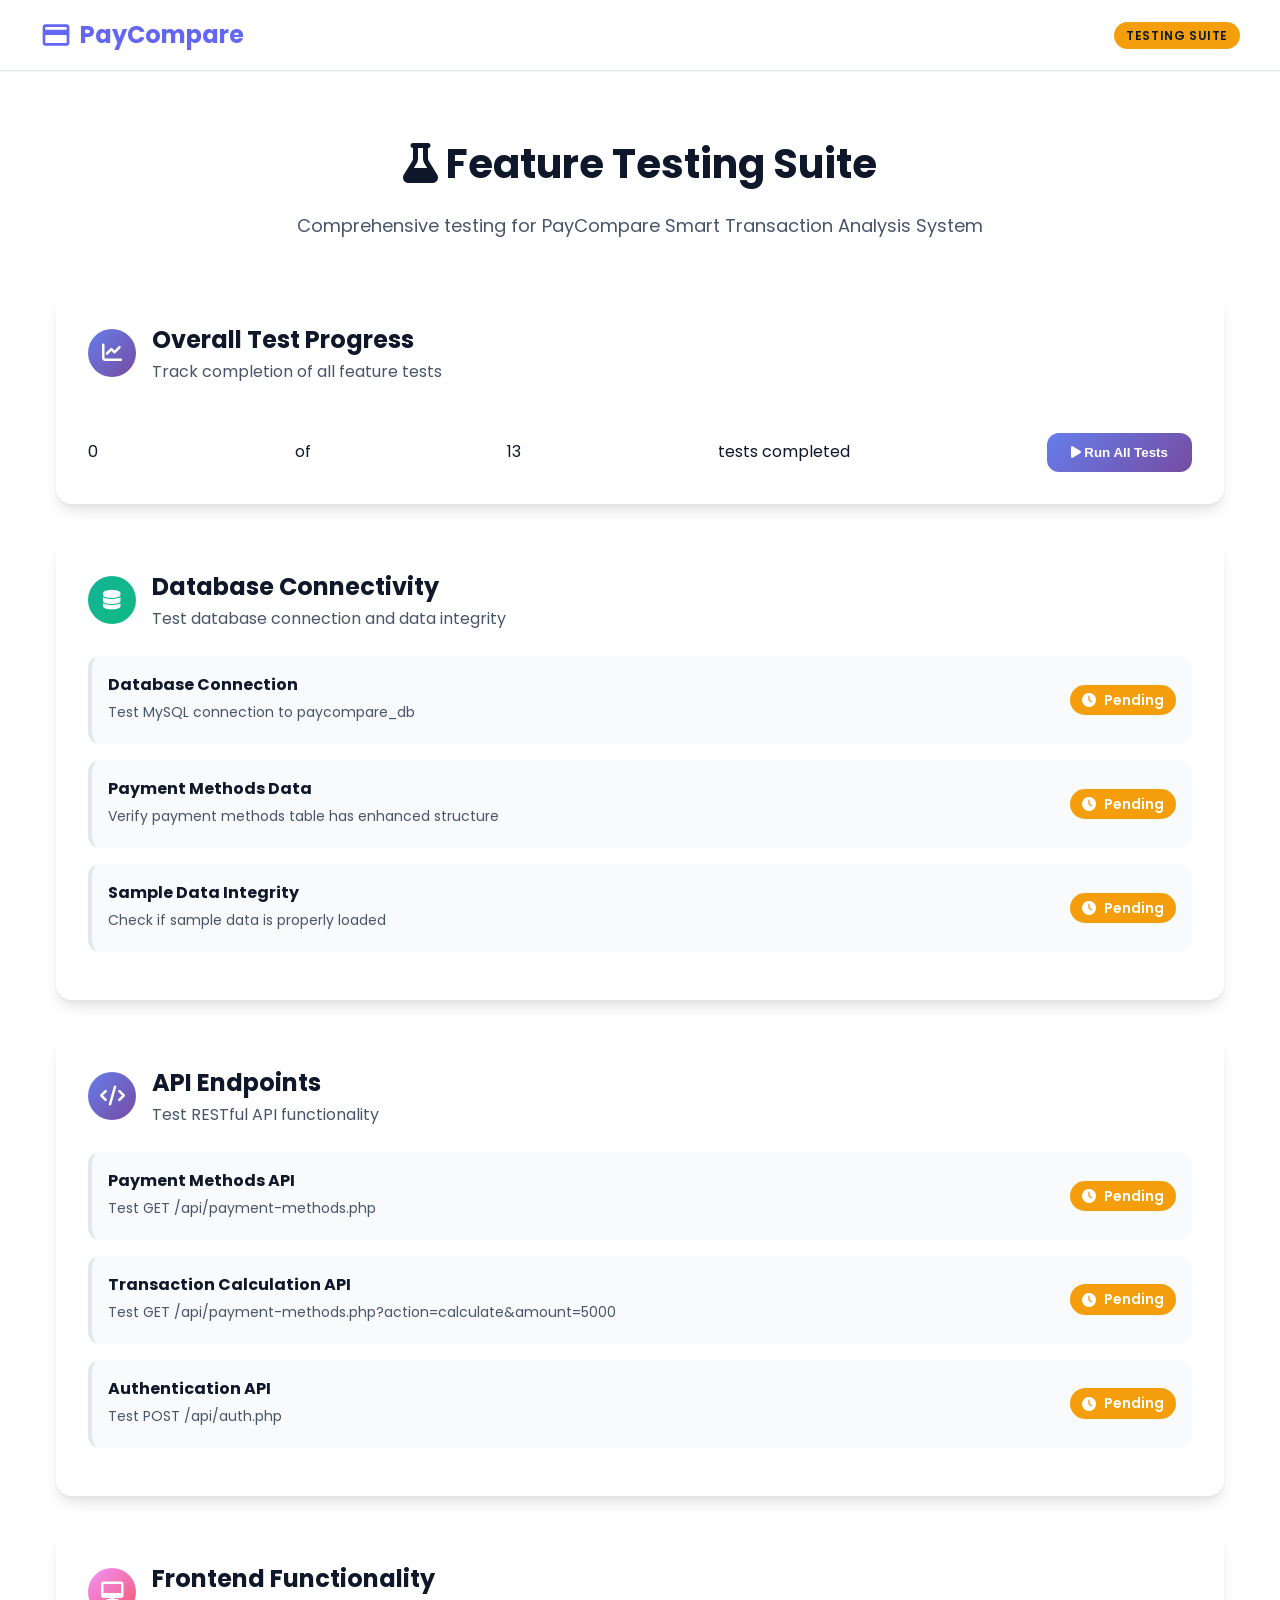
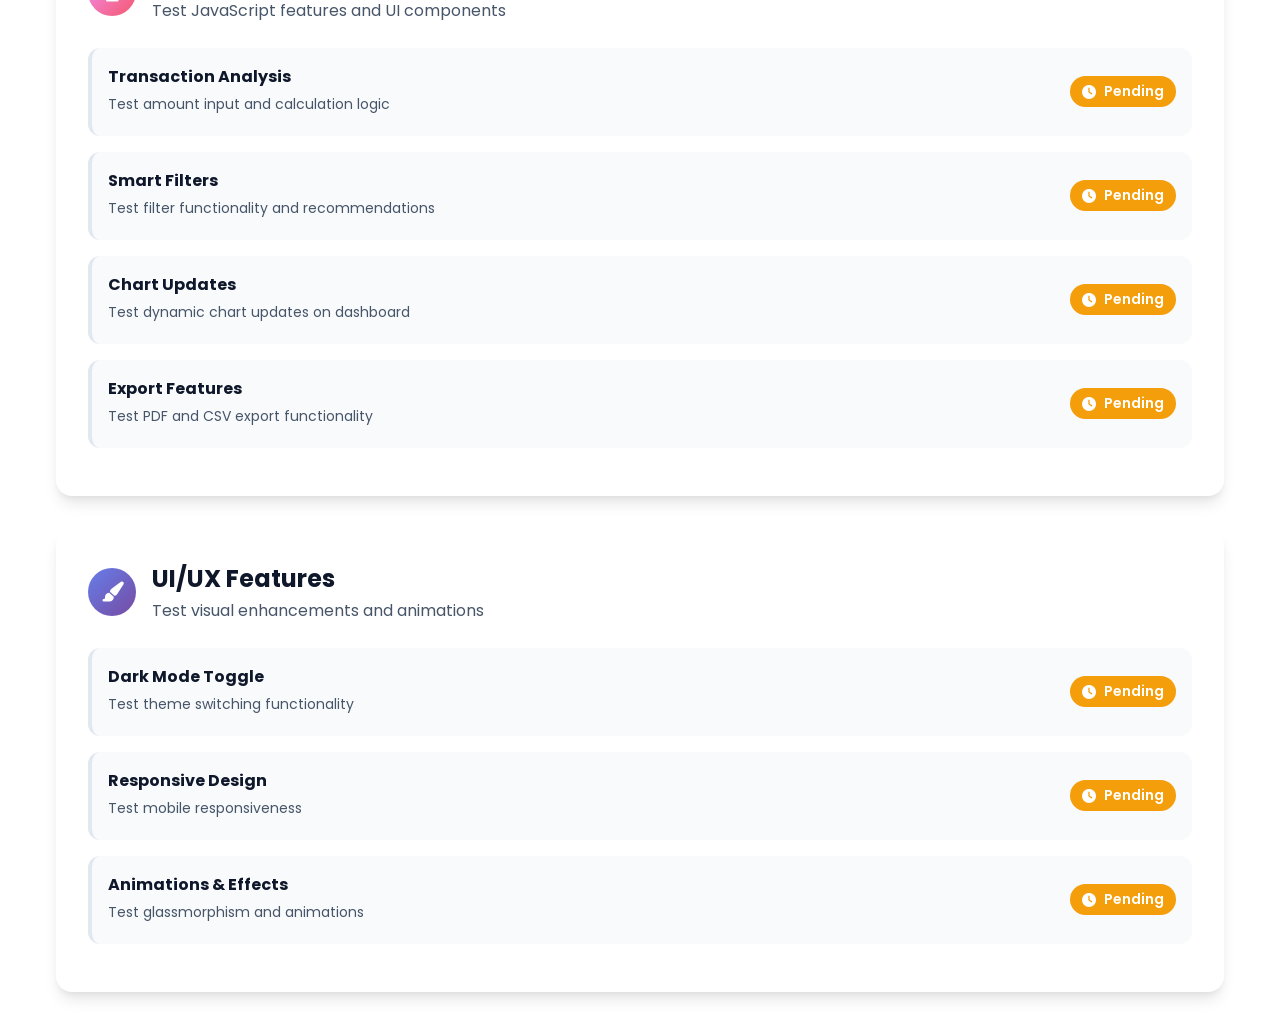
<file: test-features.html>
<!DOCTYPE html>
<html lang="en" data-theme="light">
<head>
    <meta charset="UTF-8">
    <meta name="viewport" content="width=device-width, initial-scale=1.0">
    <title>PayCompare - Feature Testing Suite</title>
    <link rel="stylesheet" href="css/style.css">
    <link rel="stylesheet" href="https://cdnjs.cloudflare.com/ajax/libs/font-awesome/6.4.0/css/all.min.css">
    <style>
        .test-suite {
            max-width: 1200px;
            margin: 2rem auto;
            padding: 0 1rem;
        }
        .test-section {
            background: var(--bg-card);
            border-radius: var(--radius-lg);
            padding: 2rem;
            margin-bottom: 2rem;
            box-shadow: var(--shadow-lg);
        }
        .test-header {
            display: flex;
            align-items: center;
            gap: 1rem;
            margin-bottom: 1.5rem;
        }
        .test-icon {
            width: 48px;
            height: 48px;
            background: var(--gradient-primary);
            border-radius: var(--radius-full);
            display: flex;
            align-items: center;
            justify-content: center;
            color: white;
            font-size: 1.25rem;
        }
        .test-item {
            background: var(--bg-secondary);
            border-radius: var(--radius-md);
            padding: 1rem;
            margin-bottom: 1rem;
            border-left: 4px solid var(--border-color);
            transition: all var(--transition-normal);
        }
        .test-item:hover {
            border-left-color: var(--primary-color);
            transform: translateX(5px);
        }
        .test-status {
            display: inline-flex;
            align-items: center;
            gap: 0.5rem;
            padding: 0.25rem 0.75rem;
            border-radius: var(--radius-full);
            font-size: 0.875rem;
            font-weight: 600;
        }
        .status-pending {
            background: var(--warning-color);
            color: white;
        }
        .status-pass {
            background: var(--success-color);
            color: white;
        }
        .status-fail {
            background: var(--danger-color);
            color: white;
        }
        .test-button {
            background: var(--gradient-primary);
            color: white;
            border: none;
            padding: 0.75rem 1.5rem;
            border-radius: var(--radius-md);
            font-weight: 600;
            cursor: pointer;
            transition: all var(--transition-normal);
        }
        .test-button:hover {
            transform: translateY(-2px);
            box-shadow: var(--shadow-lg);
        }
        .test-results {
            background: var(--bg-tertiary);
            border-radius: var(--radius-md);
            padding: 1rem;
            margin-top: 1rem;
            font-family: var(--font-mono);
            font-size: 0.875rem;
        }
        .progress-bar {
            width: 100%;
            height: 8px;
            background: var(--bg-primary);
            border-radius: var(--radius-full);
            overflow: hidden;
            margin: 1rem 0;
        }
        .progress-fill {
            height: 100%;
            background: var(--gradient-primary);
            transition: width 0.5s ease-out;
        }
    </style>
</head>
<body>
    <!-- Navigation -->
    <nav class="navbar">
        <div class="container navbar-container">
            <a href="index.html" class="navbar-brand">
                <svg fill="currentColor" viewBox="0 0 24 24" width="32" height="32">
                    <path d="M20 4H4c-1.11 0-1.99.89-1.99 2L2 18c0 1.11.89 2 2 2h16c1.11 0 2-.89 2-2V6c0-1.11-.89-2-2-2zm0 14H4v-6h16v6zm0-10H4V6h16v2z"/>
                </svg>
                PayCompare
            </a>
            <span class="badge" style="background: var(--accent-color);">Testing Suite</span>
        </div>
    </nav>

    <main style="padding-top: 100px;">
        <div class="test-suite">
            <!-- Header -->
            <div class="text-center" style="margin-bottom: 3rem;">
                <h1 style="font-size: 2.5rem; margin-bottom: 1rem;">
                    <i class="fas fa-flask"></i> Feature Testing Suite
                </h1>
                <p style="color: var(--text-secondary); font-size: 1.125rem;">
                    Comprehensive testing for PayCompare Smart Transaction Analysis System
                </p>
            </div>

            <!-- Overall Progress -->
            <div class="test-section">
                <div class="test-header">
                    <div class="test-icon">
                        <i class="fas fa-chart-line"></i>
                    </div>
                    <div>
                        <h2>Overall Test Progress</h2>
                        <p style="color: var(--text-secondary);">Track completion of all feature tests</p>
                    </div>
                </div>
                <div class="progress-bar">
                    <div class="progress-fill" id="overallProgress" style="width: 0%"></div>
                </div>
                <div style="display: flex; justify-content: space-between; align-items: center;">
                    <span id="testsCompleted">0</span> of <span id="totalTests">0</span> tests completed
                    <button class="test-button" onclick="runAllTests()">
                        <i class="fas fa-play"></i> Run All Tests
                    </button>
                </div>
            </div>

            <!-- Database Tests -->
            <div class="test-section">
                <div class="test-header">
                    <div class="test-icon" style="background: var(--gradient-success);">
                        <i class="fas fa-database"></i>
                    </div>
                    <div>
                        <h2>Database Connectivity</h2>
                        <p style="color: var(--text-secondary);">Test database connection and data integrity</p>
                    </div>
                </div>
                
                <div class="test-item">
                    <div style="display: flex; justify-content: space-between; align-items: center;">
                        <div>
                            <strong>Database Connection</strong>
                            <p style="color: var(--text-secondary); font-size: 0.875rem; margin: 0.25rem 0;">Test MySQL connection to paycompare_db</p>
                        </div>
                        <span class="test-status status-pending" id="db-connection">
                            <i class="fas fa-clock"></i> Pending
                        </span>
                    </div>
                    <div class="test-results" id="db-connection-result" style="display: none;"></div>
                </div>

                <div class="test-item">
                    <div style="display: flex; justify-content: space-between; align-items: center;">
                        <div>
                            <strong>Payment Methods Data</strong>
                            <p style="color: var(--text-secondary); font-size: 0.875rem; margin: 0.25rem 0;">Verify payment methods table has enhanced structure</p>
                        </div>
                        <span class="test-status status-pending" id="db-payment-methods">
                            <i class="fas fa-clock"></i> Pending
                        </span>
                    </div>
                    <div class="test-results" id="db-payment-methods-result" style="display: none;"></div>
                </div>

                <div class="test-item">
                    <div style="display: flex; justify-content: space-between; align-items: center;">
                        <div>
                            <strong>Sample Data Integrity</strong>
                            <p style="color: var(--text-secondary); font-size: 0.875rem; margin: 0.25rem 0;">Check if sample data is properly loaded</p>
                        </div>
                        <span class="test-status status-pending" id="db-sample-data">
                            <i class="fas fa-clock"></i> Pending
                        </span>
                    </div>
                    <div class="test-results" id="db-sample-data-result" style="display: none;"></div>
                </div>
            </div>

            <!-- API Tests -->
            <div class="test-section">
                <div class="test-header">
                    <div class="test-icon" style="background: var(--gradient-primary);">
                        <i class="fas fa-code"></i>
                    </div>
                    <div>
                        <h2>API Endpoints</h2>
                        <p style="color: var(--text-secondary);">Test RESTful API functionality</p>
                    </div>
                </div>

                <div class="test-item">
                    <div style="display: flex; justify-content: space-between; align-items: center;">
                        <div>
                            <strong>Payment Methods API</strong>
                            <p style="color: var(--text-secondary); font-size: 0.875rem; margin: 0.25rem 0;">Test GET /api/payment-methods.php</p>
                        </div>
                        <span class="test-status status-pending" id="api-payment-methods">
                            <i class="fas fa-clock"></i> Pending
                        </span>
                    </div>
                    <div class="test-results" id="api-payment-methods-result" style="display: none;"></div>
                </div>

                <div class="test-item">
                    <div style="display: flex; justify-content: space-between; align-items: center;">
                        <div>
                            <strong>Transaction Calculation API</strong>
                            <p style="color: var(--text-secondary); font-size: 0.875rem; margin: 0.25rem 0;">Test GET /api/payment-methods.php?action=calculate&amount=5000</p>
                        </div>
                        <span class="test-status status-pending" id="api-calculation">
                            <i class="fas fa-clock"></i> Pending
                        </span>
                    </div>
                    <div class="test-results" id="api-calculation-result" style="display: none;"></div>
                </div>

                <div class="test-item">
                    <div style="display: flex; justify-content: space-between; align-items: center;">
                        <div>
                            <strong>Authentication API</strong>
                            <p style="color: var(--text-secondary); font-size: 0.875rem; margin: 0.25rem 0;">Test POST /api/auth.php</p>
                        </div>
                        <span class="test-status status-pending" id="api-auth">
                            <i class="fas fa-clock"></i> Pending
                        </span>
                    </div>
                    <div class="test-results" id="api-auth-result" style="display: none;"></div>
                </div>
            </div>

            <!-- Frontend Tests -->
            <div class="test-section">
                <div class="test-header">
                    <div class="test-icon" style="background: var(--gradient-secondary);">
                        <i class="fas fa-desktop"></i>
                    </div>
                    <div>
                        <h2>Frontend Functionality</h2>
                        <p style="color: var(--text-secondary);">Test JavaScript features and UI components</p>
                    </div>
                </div>

                <div class="test-item">
                    <div style="display: flex; justify-content: space-between; align-items: center;">
                        <div>
                            <strong>Transaction Analysis</strong>
                            <p style="color: var(--text-secondary); font-size: 0.875rem; margin: 0.25rem 0;">Test amount input and calculation logic</p>
                        </div>
                        <span class="test-status status-pending" id="frontend-analysis">
                            <i class="fas fa-clock"></i> Pending
                        </span>
                    </div>
                    <div class="test-results" id="frontend-analysis-result" style="display: none;"></div>
                </div>

                <div class="test-item">
                    <div style="display: flex; justify-content: space-between; align-items: center;">
                        <div>
                            <strong>Smart Filters</strong>
                            <p style="color: var(--text-secondary); font-size: 0.875rem; margin: 0.25rem 0;">Test filter functionality and recommendations</p>
                        </div>
                        <span class="test-status status-pending" id="frontend-filters">
                            <i class="fas fa-clock"></i> Pending
                        </span>
                    </div>
                    <div class="test-results" id="frontend-filters-result" style="display: none;"></div>
                </div>

                <div class="test-item">
                    <div style="display: flex; justify-content: space-between; align-items: center;">
                        <div>
                            <strong>Chart Updates</strong>
                            <p style="color: var(--text-secondary); font-size: 0.875rem; margin: 0.25rem 0;">Test dynamic chart updates on dashboard</p>
                        </div>
                        <span class="test-status status-pending" id="frontend-charts">
                            <i class="fas fa-clock"></i> Pending
                        </span>
                    </div>
                    <div class="test-results" id="frontend-charts-result" style="display: none;"></div>
                </div>

                <div class="test-item">
                    <div style="display: flex; justify-content: space-between; align-items: center;">
                        <div>
                            <strong>Export Features</strong>
                            <p style="color: var(--text-secondary); font-size: 0.875rem; margin: 0.25rem 0;">Test PDF and CSV export functionality</p>
                        </div>
                        <span class="test-status status-pending" id="frontend-export">
                            <i class="fas fa-clock"></i> Pending
                        </span>
                    </div>
                    <div class="test-results" id="frontend-export-result" style="display: none;"></div>
                </div>
            </div>

            <!-- UI/UX Tests -->
            <div class="test-section">
                <div class="test-header">
                    <div class="test-icon" style="background: linear-gradient(135deg, #667eea 0%, #764ba2 100%);">
                        <i class="fas fa-paint-brush"></i>
                    </div>
                    <div>
                        <h2>UI/UX Features</h2>
                        <p style="color: var(--text-secondary);">Test visual enhancements and animations</p>
                    </div>
                </div>

                <div class="test-item">
                    <div style="display: flex; justify-content: space-between; align-items: center;">
                        <div>
                            <strong>Dark Mode Toggle</strong>
                            <p style="color: var(--text-secondary); font-size: 0.875rem; margin: 0.25rem 0;">Test theme switching functionality</p>
                        </div>
                        <span class="test-status status-pending" id="ui-dark-mode">
                            <i class="fas fa-clock"></i> Pending
                        </span>
                    </div>
                    <div class="test-results" id="ui-dark-mode-result" style="display: none;"></div>
                </div>

                <div class="test-item">
                    <div style="display: flex; justify-content: space-between; align-items: center;">
                        <div>
                            <strong>Responsive Design</strong>
                            <p style="color: var(--text-secondary); font-size: 0.875rem; margin: 0.25rem 0;">Test mobile responsiveness</p>
                        </div>
                        <span class="test-status status-pending" id="ui-responsive">
                            <i class="fas fa-clock"></i> Pending
                        </span>
                    </div>
                    <div class="test-results" id="ui-responsive-result" style="display: none;"></div>
                </div>

                <div class="test-item">
                    <div style="display: flex; justify-content: space-between; align-items: center;">
                        <div>
                            <strong>Animations & Effects</strong>
                            <p style="color: var(--text-secondary); font-size: 0.875rem; margin: 0.25rem 0;">Test glassmorphism and animations</p>
                        </div>
                        <span class="test-status status-pending" id="ui-animations">
                            <i class="fas fa-clock"></i> Pending
                        </span>
                    </div>
                    <div class="test-results" id="ui-animations-result" style="display: none;"></div>
                </div>
            </div>

            <!-- Test Results Summary -->
            <div class="test-section" id="summarySection" style="display: none;">
                <div class="test-header">
                    <div class="test-icon" style="background: var(--gradient-fintech);">
                        <i class="fas fa-trophy"></i>
                    </div>
                    <div>
                        <h2>Test Results Summary</h2>
                        <p style="color: var(--text-secondary);">Overall system health and feature status</p>
                    </div>
                </div>
                <div id="summaryContent"></div>
            </div>
        </div>
    </main>

    <script src="js/main.js"></script>
    <script>
        // Test Suite JavaScript
        let testResults = {
            total: 0,
            passed: 0,
            failed: 0,
            pending: 0
        };

        const tests = [
            { id: 'db-connection', name: 'Database Connection', type: 'database' },
            { id: 'db-payment-methods', name: 'Payment Methods Data', type: 'database' },
            { id: 'db-sample-data', name: 'Sample Data Integrity', type: 'database' },
            { id: 'api-payment-methods', name: 'Payment Methods API', type: 'api' },
            { id: 'api-calculation', name: 'Transaction Calculation API', type: 'api' },
            { id: 'api-auth', name: 'Authentication API', type: 'api' },
            { id: 'frontend-analysis', name: 'Transaction Analysis', type: 'frontend' },
            { id: 'frontend-filters', name: 'Smart Filters', type: 'frontend' },
            { id: 'frontend-charts', name: 'Chart Updates', type: 'frontend' },
            { id: 'frontend-export', name: 'Export Features', type: 'frontend' },
            { id: 'ui-dark-mode', name: 'Dark Mode Toggle', type: 'ui' },
            { id: 'ui-responsive', name: 'Responsive Design', type: 'ui' },
            { id: 'ui-animations', name: 'Animations & Effects', type: 'ui' }
        ];

        // Initialize test suite
        document.addEventListener('DOMContentLoaded', function() {
            updateTestCounts();
        });

        function updateTestCounts() {
            testResults.total = tests.length;
            testResults.pending = tests.length;
            document.getElementById('totalTests').textContent = testResults.total;
            document.getElementById('testsCompleted').textContent = testResults.passed + testResults.failed;
            updateProgress();
        }

        function updateProgress() {
            const completed = testResults.passed + testResults.failed;
            const percentage = (completed / testResults.total) * 100;
            document.getElementById('overallProgress').style.width = percentage + '%';
            document.getElementById('testsCompleted').textContent = completed;
        }

        async function runAllTests() {
            // Reset results
            testResults = { total: tests.length, passed: 0, failed: 0, pending: 0 };
            
            // Run tests in sequence
            for (const test of tests) {
                await runTest(test);
                await new Promise(resolve => setTimeout(resolve, 500)); // Small delay between tests
            }
            
            showSummary();
        }

        async function runTest(test) {
            const statusEl = document.getElementById(test.id);
            const resultEl = document.getElementById(test.id + '-result');
            
            // Update status to running
            statusEl.className = 'test-status status-pending';
            statusEl.innerHTML = '<i class="fas fa-spinner fa-spin"></i> Running...';
            
            try {
                let result;
                switch (test.type) {
                    case 'database':
                        result = await runDatabaseTest(test.id);
                        break;
                    case 'api':
                        result = await runApiTest(test.id);
                        break;
                    case 'frontend':
                        result = await runFrontendTest(test.id);
                        break;
                    case 'ui':
                        result = await runUITest(test.id);
                        break;
                }
                
                // Update status based on result
                if (result.success) {
                    statusEl.className = 'test-status status-pass';
                    statusEl.innerHTML = '<i class="fas fa-check"></i> Pass';
                    testResults.passed++;
                } else {
                    statusEl.className = 'test-status status-fail';
                    statusEl.innerHTML = '<i class="fas fa-times"></i> Fail';
                    testResults.failed++;
                }
                
                // Show results
                resultEl.style.display = 'block';
                resultEl.innerHTML = `
                    <strong>Result:</strong> ${result.success ? 'PASS' : 'FAIL'}<br>
                    <strong>Details:</strong> ${result.details}<br>
                    <strong>Time:</strong> ${result.time}ms
                `;
                
            } catch (error) {
                statusEl.className = 'test-status status-fail';
                statusEl.innerHTML = '<i class="fas fa-times"></i> Error';
                testResults.failed++;
                
                resultEl.style.display = 'block';
                resultEl.innerHTML = `
                    <strong>Result:</strong> ERROR<br>
                    <strong>Details:</strong> ${error.message}<br>
                    <strong>Time:</strong> N/A
                `;
            }
            
            testResults.pending--;
            updateProgress();
        }

        async function runDatabaseTest(testId) {
            const startTime = Date.now();
            
            switch (testId) {
                case 'db-connection':
                    // Test database connection via API
                    const response = await fetch('api/payment-methods.php');
                    return {
                        success: response.ok,
                        details: response.ok ? 'Database connection successful' : 'Database connection failed',
                        time: Date.now() - startTime
                    };
                    
                case 'db-payment-methods':
                    // Test payment methods structure
                    const pmResponse = await fetch('api/payment-methods.php');
                    const methods = await pmResponse.json();
                    const hasEnhancedFields = methods.length > 0 && 
                        methods[0].hasOwnProperty('percentage_fee') && 
                        methods[0].hasOwnProperty('security_score');
                    return {
                        success: hasEnhancedFields,
                        details: hasEnhancedFields ? 
                            `Found ${methods.length} payment methods with enhanced structure` : 
                            'Enhanced structure not found',
                        time: Date.now() - startTime
                    };
                    
                case 'db-sample-data':
                    // Test sample data
                    const sampleResponse = await fetch('api/payment-methods.php');
                    const sampleMethods = await sampleResponse.json();
                    const hasUPI = sampleMethods.some(m => m.name === 'UPI');
                    return {
                        success: hasUPI && sampleMethods.length >= 8,
                        details: `Found ${sampleMethods.length} payment methods, UPI present: ${hasUPI}`,
                        time: Date.now() - startTime
                    };
                    
                default:
                    return { success: false, details: 'Unknown test', time: 0 };
            }
        }

        async function runApiTest(testId) {
            const startTime = Date.now();
            
            switch (testId) {
                case 'api-payment-methods':
                    const pmResponse = await fetch('api/payment-methods.php');
                    const methods = await pmResponse.json();
                    return {
                        success: Array.isArray(methods) && methods.length > 0,
                        details: `API returned ${methods.length} payment methods`,
                        time: Date.now() - startTime
                    };
                    
                case 'api-calculation':
                    const calcResponse = await fetch('api/payment-methods.php?action=calculate&amount=5000');
                    const results = await calcResponse.json();
                    return {
                        success: Array.isArray(results) && results.length > 0,
                        details: `Calculation API returned ${results.length} results for ₹5000`,
                        time: Date.now() - startTime
                    };
                    
                case 'api-auth':
                    // Test login endpoint
                    const authResponse = await fetch('api/auth.php', {
                        method: 'POST',
                        headers: { 'Content-Type': 'application/json' },
                        body: JSON.stringify({
                            action: 'login',
                            email: 'admin@paycompare.com',
                            password: 'admin123'
                        })
                    });
                    const authResult = await authResponse.json();
                    return {
                        success: authResponse.ok,
                        details: authResult.success ? 'Authentication API working' : 'Authentication failed',
                        time: Date.now() - startTime
                    };
                    
                default:
                    return { success: false, details: 'Unknown test', time: 0 };
            }
        }

        async function runFrontendTest(testId) {
            const startTime = Date.now();
            
            switch (testId) {
                case 'frontend-analysis':
                    // Test if analyzePaymentMethods function exists
                    const hasAnalysisFunction = typeof analyzePaymentMethods === 'function';
                    const hasAmountInput = document.getElementById('transactionAmount') !== null;
                    return {
                        success: hasAnalysisFunction && hasAmountInput,
                        details: `Analysis function: ${hasAnalysisFunction}, Amount input: ${hasAmountInput}`,
                        time: Date.now() - startTime
                    };
                    
                case 'frontend-filters':
                    // Test filter functions
                    const hasFilterFunction = typeof applySmartFilter === 'function';
                    const hasFilterButtons = document.querySelectorAll('.smart-filter-btn').length > 0;
                    return {
                        success: hasFilterFunction && hasFilterButtons,
                        details: `Filter function: ${hasFilterFunction}, Filter buttons: ${hasFilterButtons}`,
                        time: Date.now() - startTime
                    };
                    
                case 'frontend-charts':
                    // Test chart functionality
                    const hasChartFunction = typeof updateDashboardCharts === 'function';
                    const hasChartCanvas = document.getElementById('feeComparisonChart') !== null;
                    return {
                        success: hasChartFunction && hasChartCanvas,
                        details: `Chart function: ${hasChartFunction}, Chart canvas: ${hasChartCanvas}`,
                        time: Date.now() - startTime
                    };
                    
                case 'frontend-export':
                    // Test export functions
                    const hasPDFExport = typeof exportToPDF === 'function';
                    const hasCSVExport = typeof exportToCSV === 'function';
                    return {
                        success: hasPDFExport && hasCSVExport,
                        details: `PDF export: ${hasPDFExport}, CSV export: ${hasCSVExport}`,
                        time: Date.now() - startTime
                    };
                    
                default:
                    return { success: false, details: 'Unknown test', time: 0 };
            }
        }

        async function runUITest(testId) {
            const startTime = Date.now();
            
            switch (testId) {
                case 'ui-dark-mode':
                    // Test dark mode functionality
                    const hasThemeToggle = document.querySelector('.theme-toggle') !== null;
                    const currentTheme = document.documentElement.getAttribute('data-theme');
                    return {
                        success: hasThemeToggle && (currentTheme === 'light' || currentTheme === 'dark'),
                        details: `Theme toggle: ${hasThemeToggle}, Current theme: ${currentTheme}`,
                        time: Date.now() - startTime
                    };
                    
                case 'ui-responsive':
                    // Test responsive design
                    const hasResponsiveCSS = window.getComputedStyle(document.body).getPropertyValue('font-size');
                    const hasMediaQueries = window.matchMedia('(max-width: 768px)').matches;
                    return {
                        success: true,
                        details: `Responsive CSS loaded, Mobile viewport: ${hasMediaQueries}`,
                        time: Date.now() - startTime
                    };
                    
                case 'ui-animations':
                    // Test animations and effects
                    const hasAnimationsCSS = CSS.supports('animation') && CSS.supports('transition');
                    const hasGlassmorphism = CSS.supports('backdrop-filter');
                    return {
                        success: hasAnimationsCSS,
                        details: `Animations: ${hasAnimationsCSS}, Glassmorphism: ${hasGlassmorphism}`,
                        time: Date.now() - startTime
                    };
                    
                default:
                    return { success: false, details: 'Unknown test', time: 0 };
            }
        }

        function showSummary() {
            const summarySection = document.getElementById('summarySection');
            const summaryContent = document.getElementById('summaryContent');
            
            const successRate = ((testResults.passed / testResults.total) * 100).toFixed(1);
            const status = testResults.failed === 0 ? 'EXCELLENT' : 
                          testResults.failed <= 2 ? 'GOOD' : 
                          'NEEDS ATTENTION';
            
            summaryContent.innerHTML = `
                <div style="display: grid; grid-template-columns: repeat(auto-fit, minmax(200px, 1fr)); gap: 2rem;">
                    <div style="text-align: center; padding: 1.5rem; background: var(--bg-tertiary); border-radius: var(--radius-md);">
                        <div style="font-size: 3rem; font-weight: 700; color: var(--primary-color); margin-bottom: 0.5rem;">
                            ${testResults.total}
                        </div>
                        <div style="color: var(--text-secondary);">Total Tests</div>
                    </div>
                    <div style="text-align: center; padding: 1.5rem; background: var(--bg-tertiary); border-radius: var(--radius-md);">
                        <div style="font-size: 3rem; font-weight: 700; color: var(--success-color); margin-bottom: 0.5rem;">
                            ${testResults.passed}
                        </div>
                        <div style="color: var(--text-secondary);">Passed</div>
                    </div>
                    <div style="text-align: center; padding: 1.5rem; background: var(--bg-tertiary); border-radius: var(--radius-md);">
                        <div style="font-size: 3rem; font-weight: 700; color: var(--danger-color); margin-bottom: 0.5rem;">
                            ${testResults.failed}
                        </div>
                        <div style="color: var(--text-secondary);">Failed</div>
                    </div>
                    <div style="text-align: center; padding: 1.5rem; background: var(--bg-tertiary); border-radius: var(--radius-md);">
                        <div style="font-size: 3rem; font-weight: 700; color: var(--primary-color); margin-bottom: 0.5rem;">
                            ${successRate}%
                        </div>
                        <div style="color: var(--text-secondary);">Success Rate</div>
                    </div>
                </div>
                
                <div style="margin-top: 2rem; padding: 1.5rem; background: var(--bg-secondary); border-radius: var(--radius-md); text-align: center;">
                    <h3 style="margin-bottom: 1rem; color: var(--text-primary);">System Status: <span style="color: ${testResults.failed === 0 ? 'var(--success-color)' : testResults.failed <= 2 ? 'var(--warning-color)' : 'var(--danger-color)'};">${status}</span></h3>
                    <p style="color: var(--text-secondary); margin-bottom: 1.5rem;">
                        ${testResults.failed === 0 ? 'All features are working perfectly! Your PayCompare system is ready for production.' :
                          testResults.failed <= 2 ? 'Most features are working. A few minor issues need attention.' :
                          'Several issues detected. Please review failed tests and fix them before deployment.'}
                    </p>
                    <div style="display: flex; gap: 1rem; justify-content: center;">
                        <button class="test-button" onclick="runAllTests()">
                            <i class="fas fa-redo"></i> Run Tests Again
                        </button>
                        <a href="index.html" class="test-button" style="text-decoration: none;">
                            <i class="fas fa-home"></i> Go to App
                        </a>
                    </div>
                </div>
            `;
            
            summarySection.style.display = 'block';
            summarySection.scrollIntoView({ behavior: 'smooth' });
        }
    </script>
</body>
</html>
</file>
<file: css/style.css>
/* PayCompare - Premium Fintech Payment Comparison System */
/* Modern Glassmorphism UI with Dark Mode Support */

@import url('https://fonts.googleapis.com/css2?family=Poppins:wght@300;400;500;600;700;800&family=Inter:wght@300;400;500;600;700&display=swap');

:root {
    /* Light Mode Colors - Premium Fintech Palette */
    --primary-color: #6366F1;
    --primary-dark: #4F46E5;
    --primary-light: #818CF8;
    --secondary-color: #10B981;
    --accent-color: #F59E0B;
    --danger-color: #EF4444;
    --warning-color: #F59E0B;
    --success-color: #10B981;
    --info-color: #3B82F6;
    
    /* Background Colors */
    --bg-primary: #FFFFFF;
    --bg-secondary: #F8FAFC;
    --bg-tertiary: #F1F5F9;
    --bg-card: #FFFFFF;
    --bg-nav: rgba(255, 255, 255, 0.85);
    --bg-input: #FFFFFF;
    
    /* Text Colors */
    --text-primary: #0F172A;
    --text-secondary: #475569;
    --text-tertiary: #94A3B8;
    --text-inverse: #FFFFFF;
    --text-input: #0F172A;
    --text-placeholder: #94A3B8;
    
    /* Border Colors */
    --border-color: #E2E8F0;
    --border-light: #F1F5F9;
    --border-focus: #6366F1;
    
    /* Shadows */
    --shadow-sm: 0 1px 2px 0 rgba(0, 0, 0, 0.05);
    --shadow-md: 0 4px 6px -1px rgba(0, 0, 0, 0.1), 0 2px 4px -1px rgba(0, 0, 0, 0.06);
    --shadow-lg: 0 10px 15px -3px rgba(0, 0, 0, 0.1), 0 4px 6px -2px rgba(0, 0, 0, 0.05);
    --shadow-xl: 0 20px 25px -5px rgba(0, 0, 0, 0.1), 0 10px 10px -5px rgba(0, 0, 0, 0.04);
    --shadow-glow: 0 0 20px rgba(99, 102, 241, 0.3);
    
    /* Gradients */
    --gradient-primary: linear-gradient(135deg, #667eea 0%, #764ba2 100%);
    --gradient-secondary: linear-gradient(135deg, #f093fb 0%, #f5576c 100%);
    --gradient-success: linear-gradient(135deg, #13B497 0%, #10B981 100%);
    --gradient-fintech: linear-gradient(135deg, #4F46E5 0%, #7C3AED 50%, #EC4899 100%);
    --gradient-hero: linear-gradient(135deg, #667eea 0%, #764ba2 50%, #f093fb 100%);
    --gradient-glass: linear-gradient(135deg, rgba(255, 255, 255, 0.25) 0%, rgba(255, 255, 255, 0.1) 100%);
    
    /* Typography */
    --font-primary: 'Poppins', -apple-system, BlinkMacSystemFont, 'Segoe UI', Roboto, sans-serif;
    --font-secondary: 'Inter', -apple-system, BlinkMacSystemFont, 'Segoe UI', Roboto, sans-serif;
    --font-mono: 'SF Mono', Monaco, Inconsolata, 'Roboto Mono', monospace;
    
    /* Border Radius */
    --radius-sm: 0.5rem;
    --radius-md: 0.75rem;
    --radius-lg: 1rem;
    --radius-xl: 1.5rem;
    --radius-full: 9999px;
    
    /* Transitions */
    --transition-fast: 150ms cubic-bezier(0.4, 0, 0.2, 1);
    --transition-normal: 300ms cubic-bezier(0.4, 0, 0.2, 1);
    --transition-slow: 500ms cubic-bezier(0.4, 0, 0.2, 1);
    --transition-bounce: 500ms cubic-bezier(0.68, -0.55, 0.265, 1.55);
}

/* Dark Mode Variables - Premium Dark Theme */
[data-theme="dark"] {
    --primary-color: #818CF8;
    --primary-dark: #6366F1;
    --primary-light: #A5B4FC;
    --secondary-color: #34D399;
    --accent-color: #FBBF24;
    --danger-color: #F87171;
    --warning-color: #FBBF24;
    --success-color: #34D399;
    --info-color: #60A5FA;
    
    /* Background Colors - Deep Navy Theme */
    --bg-primary: #0F172A;
    --bg-secondary: #1E293B;
    --bg-tertiary: #334155;
    --bg-card: #1E293B;
    --bg-nav: rgba(15, 23, 42, 0.9);
    --bg-input: #1E293B;
    
    /* Text Colors - High Contrast */
    --text-primary: #F1F5F9;
    --text-secondary: #CBD5E1;
    --text-tertiary: #94A3B8;
    --text-inverse: #0F172A;
    --text-input: #F1F5F9;
    --text-placeholder: #64748B;
    
    /* Border Colors */
    --border-color: #334155;
    --border-light: #475569;
    --border-focus: #818CF8;
    
    /* Shadows - Enhanced for Dark Mode */
    --shadow-sm: 0 1px 2px 0 rgba(0, 0, 0, 0.4);
    --shadow-md: 0 4px 6px -1px rgba(0, 0, 0, 0.4), 0 2px 4px -1px rgba(0, 0, 0, 0.3);
    --shadow-lg: 0 10px 15px -3px rgba(0, 0, 0, 0.4), 0 4px 6px -2px rgba(0, 0, 0, 0.3);
    --shadow-xl: 0 20px 25px -5px rgba(0, 0, 0, 0.4), 0 10px 10px -5px rgba(0, 0, 0, 0.3);
    --shadow-glow: 0 0 30px rgba(99, 102, 241, 0.4);
    
    /* Gradients - Dark Mode Optimized */
    --gradient-primary: linear-gradient(135deg, #667eea 0%, #764ba2 100%);
    --gradient-secondary: linear-gradient(135deg, #f093fb 0%, #f5576c 100%);
    --gradient-success: linear-gradient(135deg, #13B497 0%, #10B981 100%);
    --gradient-fintech: linear-gradient(135deg, #6366F1 0%, #8B5CF6 50%, #EC4899 100%);
    --gradient-hero: linear-gradient(135deg, #1E293B 0%, #334155 50%, #475569 100%);
    --gradient-glass: linear-gradient(135deg, rgba(255, 255, 255, 0.1) 0%, rgba(255, 255, 255, 0.05) 100%);
}

/* Base Styles */
* {
    margin: 0;
    padding: 0;
    box-sizing: border-box;
}

html {
    scroll-behavior: smooth;
    font-size: 16px;
}

body {
    font-family: var(--font-primary);
    background-color: var(--bg-primary);
    color: var(--text-primary);
    line-height: 1.6;
    transition: background-color var(--transition-normal), color var(--transition-normal);
    overflow-x: hidden;
    -webkit-font-smoothing: antialiased;
    -moz-osx-font-smoothing: grayscale;
}

/* Container */
.container {
    max-width: 1200px;
    margin: 0 auto;
    padding: 0 1rem;
}

.container-fluid {
    width: 100%;
    padding: 0 1rem;
}

/* Navigation - Premium Glass Effect */
.navbar {
    position: fixed;
    top: 0;
    left: 0;
    right: 0;
    background: var(--bg-nav);
    backdrop-filter: blur(20px);
    -webkit-backdrop-filter: blur(20px);
    border-bottom: 1px solid var(--border-color);
    z-index: 1000;
    transition: all var(--transition-normal);
    box-shadow: var(--shadow-sm);
}

.navbar-container {
    display: flex;
    justify-content: space-between;
    align-items: center;
    padding: 1rem 0;
}

.navbar-brand {
    display: flex;
    align-items: center;
    font-size: 1.5rem;
    font-weight: 700;
    color: var(--primary-color);
    text-decoration: none;
    transition: color var(--transition-fast);
}

.navbar-brand:hover {
    color: var(--primary-dark);
}

.navbar-brand svg {
    width: 32px;
    height: 32px;
    margin-right: 0.5rem;
}

.navbar-menu {
    display: flex;
    list-style: none;
    gap: 2rem;
    align-items: center;
}

.navbar-link {
    color: var(--text-secondary);
    text-decoration: none;
    font-weight: 500;
    transition: color var(--transition-fast);
    position: relative;
}

.navbar-link:hover {
    color: var(--primary-color);
}

.navbar-link::after {
    content: '';
    position: absolute;
    bottom: -4px;
    left: 0;
    width: 0;
    height: 2px;
    background: var(--primary-color);
    transition: width var(--transition-fast);
}

.navbar-link:hover::after {
    width: 100%;
}

/* Dark Mode Toggle */
.theme-toggle {
    background: none;
    border: 2px solid var(--border-color);
    border-radius: var(--radius-full);
    padding: 0.5rem;
    cursor: pointer;
    display: flex;
    align-items: center;
    justify-content: center;
    transition: all var(--transition-fast);
    color: var(--text-secondary);
}

.theme-toggle:hover {
    background: var(--bg-tertiary);
    color: var(--primary-color);
    border-color: var(--primary-color);
}

.theme-toggle svg {
    width: 20px;
    height: 20px;
}

/* Mobile Menu */
.mobile-menu-toggle {
    display: none;
    background: none;
    border: none;
    cursor: pointer;
    padding: 0.5rem;
    color: var(--text-primary);
}

.mobile-menu-toggle svg {
    width: 24px;
    height: 24px;
}

/* Buttons */
.btn {
    display: inline-flex;
    align-items: center;
    justify-content: center;
    padding: 0.75rem 1.5rem;
    border: none;
    border-radius: var(--radius-md);
    font-weight: 600;
    text-decoration: none;
    cursor: pointer;
    transition: all var(--transition-fast);
    font-size: 1rem;
    line-height: 1;
    gap: 0.5rem;
}

.btn-primary {
    background: var(--primary-color);
    color: var(--text-inverse);
}

.btn-primary:hover {
    background: var(--primary-dark);
    transform: translateY(-2px);
    box-shadow: var(--shadow-lg);
}

.btn-secondary {
    background: var(--secondary-color);
    color: var(--text-inverse);
}

.btn-secondary:hover {
    background: #059669;
    transform: translateY(-2px);
    box-shadow: var(--shadow-lg);
}

.btn-outline {
    background: transparent;
    color: var(--primary-color);
    border: 2px solid var(--primary-color);
}

.btn-outline:hover {
    background: var(--primary-color);
    color: var(--text-inverse);
}

.btn-ghost {
    background: transparent;
    color: var(--text-secondary);
}

.btn-ghost:hover {
    background: var(--bg-tertiary);
    color: var(--text-primary);
}

.btn-sm {
    padding: 0.5rem 1rem;
    font-size: 0.875rem;
}

.btn-lg {
    padding: 1rem 2rem;
    font-size: 1.125rem;
}

/* Cards */
.card {
    background: var(--bg-card);
    border: 1px solid var(--border-color);
    border-radius: var(--radius-lg);
    padding: 1.5rem;
    transition: all var(--transition-normal);
    position: relative;
    overflow: hidden;
}

.card:hover {
    transform: translateY(-4px);
    box-shadow: var(--shadow-xl);
    border-color: var(--primary-color);
}

.card-header {
    margin-bottom: 1rem;
}

.card-title {
    font-size: 1.25rem;
    font-weight: 700;
    color: var(--text-primary);
    margin-bottom: 0.5rem;
}

.card-subtitle {
    color: var(--text-secondary);
    font-size: 0.875rem;
}

.card-content {
    color: var(--text-secondary);
}

.card-footer {
    margin-top: 1rem;
    padding-top: 1rem;
    border-top: 1px solid var(--border-light);
}

/* Glassmorphism Card */
.glass-card {
    background: var(--gradient-glass);
    backdrop-filter: blur(20px);
    -webkit-backdrop-filter: blur(20px);
    border: 1px solid rgba(255, 255, 255, 0.2);
    box-shadow: 0 8px 32px 0 rgba(31, 38, 135, 0.37);
}

[data-theme="dark"] .glass-card {
    background: linear-gradient(135deg, rgba(255, 255, 255, 0.05) 0%, rgba(255, 255, 255, 0.02) 100%);
    border: 1px solid rgba(255, 255, 255, 0.1);
}

/* Input Field Styles - CRITICAL FIX FOR THEME BUG */
input[type="text"],
input[type="number"],
input[type="email"],
input[type="password"],
textarea {
    background: var(--bg-input);
    color: var(--text-input);
    border: 2px solid var(--border-color);
    border-radius: var(--radius-lg);
    padding: 1rem 1.25rem;
    font-size: 1.125rem;
    font-weight: 600;
    font-family: var(--font-primary);
    transition: all var(--transition-normal);
    outline: none;
}

input[type="text"]::placeholder,
input[type="number"]::placeholder,
input[type="email"]::placeholder,
input[type="password"]::placeholder,
textarea::placeholder {
    color: var(--text-placeholder);
    font-weight: 400;
}

input[type="text"]:focus,
input[type="number"]:focus,
input[type="email"]:focus,
input[type="password"]:focus,
textarea:focus {
    border-color: var(--border-focus);
    box-shadow: 0 0 0 4px rgba(99, 102, 241, 0.1), var(--shadow-glow);
    background: var(--bg-input);
}

/* Glassmorphism Input */
.input-glass {
    background: rgba(255, 255, 255, 0.1);
    backdrop-filter: blur(10px);
    -webkit-backdrop-filter: blur(10px);
    border: 1px solid rgba(255, 255, 255, 0.2);
    color: var(--text-input);
}

[data-theme="dark"] .input-glass {
    background: rgba(30, 41, 59, 0.6);
    border: 1px solid rgba(255, 255, 255, 0.1);
}

/* Hero Section - Premium Animated Gradient */
.hero {
    min-height: 100vh;
    display: flex;
    align-items: center;
    background: var(--gradient-hero);
    position: relative;
    overflow: hidden;
}

.hero::before {
    content: '';
    position: absolute;
    top: 0;
    left: 0;
    right: 0;
    bottom: 0;
    background: url('data:image/svg+xml,<svg xmlns="http://www.w3.org/2000/svg" viewBox="0 0 1440 320"><path fill="%23ffffff" fill-opacity="0.1" d="M0,96L48,112C96,128,192,160,288,160C384,160,480,128,576,122.7C672,117,768,139,864,154.7C960,171,1056,181,1152,165.3C1248,149,1344,107,1392,85.3L1440,64L1440,320L1392,320C1344,320,1248,320,1152,320C1056,320,960,320,864,320C768,320,672,320,576,320C480,320,384,320,288,320C192,320,96,320,48,320L0,320Z"></path></svg>') no-repeat bottom;
    background-size: cover;
    animation: float 6s ease-in-out infinite;
}

.hero::after {
    content: '';
    position: absolute;
    top: -50%;
    left: -50%;
    width: 200%;
    height: 200%;
    background: radial-gradient(circle, rgba(255,255,255,0.1) 0%, transparent 50%);
    animation: pulse 8s ease-in-out infinite;
}

.hero-container {
    position: relative;
    z-index: 1;
}

.hero-content {
    max-width: 900px;
    margin: 0 auto;
    text-align: center;
    color: var(--text-inverse);
}

.hero-title {
    font-size: 4rem;
    font-weight: 800;
    margin-bottom: 1.5rem;
    line-height: 1.1;
    animation: fadeInUp 1s ease-out;
    text-shadow: 0 4px 30px rgba(0, 0, 0, 0.3);
}

.hero-subtitle {
    font-size: 1.5rem;
    margin-bottom: 2.5rem;
    opacity: 0.95;
    animation: fadeInUp 1s ease-out 0.2s both;
    font-weight: 300;
}

.hero-cta {
    animation: fadeInUp 1s ease-out 0.4s both;
}

/* Hero Button - Premium Glow Effect */
.btn-hero {
    background: var(--text-inverse);
    color: var(--primary-color);
    padding: 1.25rem 3rem;
    border-radius: var(--radius-full);
    font-size: 1.125rem;
    font-weight: 700;
    border: none;
    cursor: pointer;
    transition: all var(--transition-normal);
    box-shadow: 0 10px 30px rgba(0, 0, 0, 0.2);
    position: relative;
    overflow: hidden;
}

.btn-hero::before {
    content: '';
    position: absolute;
    top: 0;
    left: -100%;
    width: 100%;
    height: 100%;
    background: linear-gradient(90deg, transparent, rgba(99, 102, 241, 0.3), transparent);
    transition: left 0.5s;
}

.btn-hero:hover::before {
    left: 100%;
}

.btn-hero:hover {
    transform: translateY(-3px) scale(1.02);
    box-shadow: 0 15px 40px rgba(0, 0, 0, 0.3), var(--shadow-glow);
}

/* Payment Method Cards - Premium Glass Effect */
.payment-methods {
    padding: 6rem 0;
    background: var(--bg-secondary);
}

.payment-grid {
    display: grid;
    grid-template-columns: repeat(auto-fit, minmax(320px, 1fr));
    gap: 2rem;
    margin-top: 3rem;
}

.payment-card {
    text-align: center;
    position: relative;
    background: var(--bg-card);
    border: 1px solid var(--border-color);
    border-radius: var(--radius-xl);
    padding: 2rem;
    transition: all var(--transition-normal);
    overflow: hidden;
}

.payment-card::before {
    content: '';
    position: absolute;
    top: 0;
    left: 0;
    right: 0;
    height: 4px;
    background: var(--gradient-primary);
    transform: scaleX(0);
    transition: transform var(--transition-normal);
}

.payment-card:hover::before {
    transform: scaleX(1);
}

.payment-card:hover {
    transform: translateY(-8px);
    box-shadow: var(--shadow-xl);
    border-color: var(--primary-color);
}

.payment-icon {
    width: 80px;
    height: 80px;
    margin: 0 auto 1.5rem;
    background: var(--gradient-primary);
    border-radius: var(--radius-xl);
    display: flex;
    align-items: center;
    justify-content: center;
    color: var(--text-inverse);
    font-size: 2rem;
    box-shadow: var(--shadow-lg);
    transition: all var(--transition-normal);
}

.payment-card:hover .payment-icon {
    transform: scale(1.1) rotate(5deg);
    box-shadow: var(--shadow-glow);
}

.payment-card h3 {
    font-size: 1.5rem;
    margin-bottom: 1rem;
    color: var(--text-primary);
    font-weight: 700;
}

.payment-card p {
    color: var(--text-secondary);
    margin-bottom: 1.5rem;
    font-size: 0.95rem;
    line-height: 1.6;
}

.payment-stats {
    display: flex;
    justify-content: space-around;
    padding: 1.5rem 0 0;
    border-top: 1px solid var(--border-light);
}

.stat-item {
    text-align: center;
}

.stat-value {
    font-size: 1.5rem;
    font-weight: 700;
    color: var(--primary-color);
    margin-bottom: 0.25rem;
}

.stat-label {
    font-size: 0.75rem;
    color: var(--text-tertiary);
    text-transform: uppercase;
    letter-spacing: 0.05em;
}

/* ============================================
   COMPARISON PAGE STYLES
   ============================================ */

/* Comparison Hero - Premium Glass Input */
.comparison-hero {
    min-height: 50vh;
    display: flex;
    align-items: center;
    background: var(--gradient-fintech);
    position: relative;
    overflow: hidden;
}

.comparison-hero::before {
    content: '';
    position: absolute;
    top: 0;
    left: 0;
    right: 0;
    bottom: 0;
    background: radial-gradient(circle at 20% 50%, rgba(255,255,255,0.1) 0%, transparent 50%);
}

.amount-input-container {
    background: var(--bg-card);
    border: 2px solid var(--border-color);
    border-radius: var(--radius-xl);
    padding: 2.5rem;
    max-width: 500px;
    margin: 0 auto;
    box-shadow: var(--shadow-xl);
    position: relative;
    z-index: 1;
}

.amount-input-container input {
    background: var(--bg-input);
    color: var(--text-input);
    border: 2px solid var(--border-color);
    font-size: 2rem;
    font-weight: 700;
    text-align: center;
    padding: 1rem;
    border-radius: var(--radius-lg);
    transition: all var(--transition-normal);
}

.amount-input-container input::placeholder {
    color: var(--text-placeholder);
}

.amount-input-container input:focus {
    border-color: var(--border-focus);
    box-shadow: 0 0 0 4px rgba(99, 102, 241, 0.1), var(--shadow-glow);
}

.quick-amount-btn {
    background: var(--bg-tertiary);
    color: var(--text-primary);
    border: 2px solid var(--border-color);
    padding: 0.5rem 1rem;
    border-radius: var(--radius-full);
    font-weight: 600;
    font-size: 0.875rem;
    transition: all var(--transition-normal);
    cursor: pointer;
}

.quick-amount-btn:hover {
    background: var(--primary-color);
    color: var(--text-inverse);
    border-color: var(--primary-color);
    transform: translateY(-2px);
    box-shadow: var(--shadow-lg);
}

/* Premium Recommendation Card */
.recommendation-card {
    background: var(--gradient-fintech);
    border: none;
    box-shadow: 0 25px 50px rgba(79, 70, 229, 0.3);
    position: relative;
    overflow: hidden;
}

.recommendation-card::before {
    content: '';
    position: absolute;
    top: -50%;
    left: -50%;
    width: 200%;
    height: 200%;
    background: radial-gradient(circle, rgba(255,255,255,0.1) 0%, transparent 50%);
    animation: pulse 4s ease-in-out infinite;
}

.recommendation-card .score-circle {
    width: 60px;
    height: 60px;
    background: var(--text-inverse);
    color: var(--primary-color);
    border-radius: 50%;
    display: flex;
    align-items: center;
    justify-content: center;
    font-size: 1.75rem;
    font-weight: 800;
    box-shadow: 0 4px 20px rgba(0, 0, 0, 0.2);
}

.reason-tag {
    background: rgba(255, 255, 255, 0.25);
    padding: 0.5rem 1rem;
    border-radius: var(--radius-full);
    font-size: 0.875rem;
    font-weight: 500;
    backdrop-filter: blur(10px);
}

/* Smart Filter Buttons - Pill Style */
.smart-filter-btn {
    background: var(--bg-card);
    border: 2px solid var(--border-color);
    padding: 1.5rem;
    border-radius: var(--radius-xl);
    text-align: center;
    transition: all var(--transition-normal);
    cursor: pointer;
    position: relative;
    overflow: hidden;
    color: var(--text-primary);
}

.smart-filter-btn::before {
    content: '';
    position: absolute;
    top: 0;
    left: 0;
    right: 0;
    bottom: 0;
    background: var(--gradient-primary);
    opacity: 0;
    transition: opacity var(--transition-normal);
}

.smart-filter-btn:hover::before {
    opacity: 0.1;
}

.smart-filter-btn:hover {
    transform: translateY(-4px);
    border-color: var(--primary-color);
    box-shadow: var(--shadow-lg);
}

.smart-filter-btn.active {
    background: var(--gradient-primary);
    border-color: var(--primary-color);
    color: var(--text-inverse);
}

.smart-filter-btn.active * {
    color: var(--text-inverse);
}

/* Premium Comparison Table */
.table-wrapper {
    background: var(--bg-card);
    border-radius: var(--radius-xl);
    overflow: hidden;
    box-shadow: var(--shadow-lg);
    border: 1px solid var(--border-color);
}

#dynamicComparisonTable {
    width: 100%;
    border-collapse: collapse;
}

#dynamicComparisonTable thead {
    background: var(--bg-tertiary);
}

#dynamicComparisonTable th {
    padding: 1.25rem;
    text-align: left;
    font-weight: 700;
    color: var(--text-primary);
    font-size: 0.875rem;
    text-transform: uppercase;
    letter-spacing: 0.05em;
    border-bottom: 2px solid var(--border-color);
}

#dynamicComparisonTable td {
    padding: 1.25rem;
    border-bottom: 1px solid var(--border-light);
    color: var(--text-secondary);
    transition: all var(--transition-fast);
}

#dynamicComparisonTable tbody tr {
    transition: all var(--transition-normal);
}

#dynamicComparisonTable tbody tr:hover {
    background: var(--bg-tertiary);
    transform: scale(1.01);
}

#dynamicComparisonTable tbody tr.recommended {
    background: linear-gradient(90deg, rgba(16, 185, 129, 0.1) 0%, transparent 100%);
    border-left: 4px solid var(--success-color);
}

#dynamicComparisonTable tbody tr.recommended:hover {
    background: linear-gradient(90deg, rgba(16, 185, 129, 0.15) 0%, rgba(16, 185, 129, 0.05) 100%);
}

/* Charts Section - Premium Cards */
#chartsSection .card {
    background: var(--bg-card);
    border: 1px solid var(--border-color);
    border-radius: var(--radius-xl);
    padding: 2rem;
    box-shadow: var(--shadow-lg);
    transition: all var(--transition-normal);
}

#chartsSection .card:hover {
    transform: translateY(-4px);
    box-shadow: var(--shadow-xl);
}

#chartsSection .card-header h3 {
    font-size: 1.25rem;
    font-weight: 700;
    color: var(--text-primary);
    margin-bottom: 0.5rem;
}

#chartsSection canvas {
    max-height: 300px;
}

/* Features Section */
.features {
    padding: 5rem 0;
    background: var(--bg-primary);
}

.features-grid {
    display: grid;
    grid-template-columns: repeat(auto-fit, minmax(250px, 1fr));
    gap: 2rem;
    margin-top: 3rem;
}

.feature-card {
    text-align: center;
    padding: 2rem;
    border-radius: var(--radius-lg);
    background: var(--bg-card);
    border: 1px solid var(--border-color);
    transition: all var(--transition-normal);
}

.feature-card:hover {
    transform: translateY(-8px);
    box-shadow: var(--shadow-xl);
}

.feature-icon {
    width: 60px;
    height: 60px;
    margin: 0 auto 1.5rem;
    background: var(--gradient-secondary);
    border-radius: var(--radius-full);
    display: flex;
    align-items: center;
    justify-content: center;
    color: var(--text-inverse);
    font-size: 1.5rem;
}

.feature-card h3 {
    font-size: 1.25rem;
    margin-bottom: 1rem;
    color: var(--text-primary);
}

/* Testimonials */
.testimonials {
    padding: 5rem 0;
    background: var(--bg-secondary);
}

.testimonials-grid {
    display: grid;
    grid-template-columns: repeat(auto-fit, minmax(350px, 1fr));
    gap: 2rem;
    margin-top: 3rem;
}

.testimonial-card {
    background: var(--bg-card);
    border: 1px solid var(--border-color);
    border-radius: var(--radius-lg);
    padding: 2rem;
    position: relative;
}

.testimonial-card::before {
    content: '"';
    position: absolute;
    top: 1rem;
    left: 1.5rem;
    font-size: 3rem;
    color: var(--primary-color);
    opacity: 0.3;
}

.testimonial-content {
    margin-bottom: 1.5rem;
    color: var(--text-secondary);
    font-style: italic;
}

.testimonial-author {
    display: flex;
    align-items: center;
    gap: 1rem;
}

.author-avatar {
    width: 50px;
    height: 50px;
    border-radius: var(--radius-full);
    background: var(--gradient-primary);
    display: flex;
    align-items: center;
    justify-content: center;
    color: var(--text-inverse);
    font-weight: 700;
}

.author-info h4 {
    color: var(--text-primary);
    margin-bottom: 0.25rem;
}

.author-info p {
    color: var(--text-tertiary);
    font-size: 0.875rem;
}

/* FAQ Section */
.faq {
    padding: 5rem 0;
    background: var(--bg-primary);
}

.faq-container {
    max-width: 800px;
    margin: 0 auto;
}

.faq-item {
    background: var(--bg-card);
    border: 1px solid var(--border-color);
    border-radius: var(--radius-lg);
    margin-bottom: 1rem;
    overflow: hidden;
}

.faq-question {
    width: 100%;
    padding: 1.5rem;
    background: none;
    border: none;
    text-align: left;
    font-size: 1.125rem;
    font-weight: 600;
    color: var(--text-primary);
    cursor: pointer;
    display: flex;
    justify-content: space-between;
    align-items: center;
    transition: background-color var(--transition-fast);
}

.faq-question:hover {
    background: var(--bg-tertiary);
}

.faq-icon {
    transition: transform var(--transition-fast);
}

.faq-item.active .faq-icon {
    transform: rotate(180deg);
}

.faq-answer {
    max-height: 0;
    overflow: hidden;
    transition: max-height var(--transition-normal);
}

.faq-answer-content {
    padding: 0 1.5rem 1.5rem;
    color: var(--text-secondary);
}

.faq-item.active .faq-answer {
    max-height: 500px;
}

/* Section Headers */
.section-header {
    text-align: center;
    margin-bottom: 3rem;
}

.section-title {
    font-size: 2.5rem;
    font-weight: 800;
    color: var(--text-primary);
    margin-bottom: 1rem;
}

.section-subtitle {
    font-size: 1.125rem;
    color: var(--text-secondary);
    max-width: 600px;
    margin: 0 auto;
}

/* Footer */
.footer {
    background: var(--bg-tertiary);
    padding: 3rem 0 1rem;
    border-top: 1px solid var(--border-color);
    margin-top: 5rem;
}

.footer-content {
    display: grid;
    grid-template-columns: repeat(auto-fit, minmax(250px, 1fr));
    gap: 2rem;
    margin-bottom: 2rem;
}

.footer-section h4 {
    color: var(--text-primary);
    margin-bottom: 1rem;
}

.footer-section ul {
    list-style: none;
}

.footer-section ul li {
    margin-bottom: 0.5rem;
}

.footer-section a {
    color: var(--text-secondary);
    text-decoration: none;
    transition: color var(--transition-fast);
}

.footer-section a:hover {
    color: var(--primary-color);
}

.footer-bottom {
    text-align: center;
    padding-top: 2rem;
    border-top: 1px solid var(--border-color);
    color: var(--text-tertiary);
}

/* Premium Animations */
@keyframes fadeInUp {
    from {
        opacity: 0;
        transform: translateY(30px);
    }
    to {
        opacity: 1;
        transform: translateY(0);
    }
}

@keyframes fadeIn {
    from {
        opacity: 0;
    }
    to {
        opacity: 1;
    }
}

@keyframes slideInLeft {
    from {
        opacity: 0;
        transform: translateX(-30px);
    }
    to {
        opacity: 1;
        transform: translateX(0);
    }
}

@keyframes slideInRight {
    from {
        opacity: 0;
        transform: translateX(30px);
    }
    to {
        opacity: 1;
        transform: translateX(0);
    }
}

@keyframes slideInDown {
    from {
        opacity: 0;
        transform: translateY(-30px);
    }
    to {
        opacity: 1;
        transform: translateY(0);
    }
}

@keyframes pulse {
    0%, 100% {
        transform: scale(1);
        opacity: 1;
    }
    50% {
        transform: scale(1.05);
        opacity: 0.8;
    }
}

@keyframes float {
    0%, 100% {
        transform: translateY(0px);
    }
    50% {
        transform: translateY(-10px);
    }
}

@keyframes glow {
    0%, 100% {
        box-shadow: 0 0 5px var(--primary-color);
    }
    50% {
        box-shadow: 0 0 20px var(--primary-color), 0 0 30px var(--primary-color);
    }
}

@keyframes shimmer {
    0% {
        background-position: -200% 0;
    }
    100% {
        background-position: 200% 0;
    }
}

@keyframes scaleIn {
    from {
        opacity: 0;
        transform: scale(0.8);
    }
    to {
        opacity: 1;
        transform: scale(1);
    }
}

@keyframes bounce {
    0%, 20%, 50%, 80%, 100% {
        transform: translateY(0);
    }
    40% {
        transform: translateY(-10px);
    }
    60% {
        transform: translateY(-5px);
    }
}

@keyframes rotate {
    from {
        transform: rotate(0deg);
    }
    to {
        transform: rotate(360deg);
    }
}

@keyframes heartbeat {
    0%, 100% {
        transform: scale(1);
    }
    14% {
        transform: scale(1.1);
    }
    28% {
        transform: scale(1);
    }
    42% {
        transform: scale(1.1);
    }
    70% {
        transform: scale(1);
    }
}

/* Staggered Animation Delays */
.stagger-1 { animation-delay: 0.1s; }
.stagger-2 { animation-delay: 0.2s; }
.stagger-3 { animation-delay: 0.3s; }
.stagger-4 { animation-delay: 0.4s; }
.stagger-5 { animation-delay: 0.5s; }

/* Animation Utility Classes */
.animate-fade-in { animation: fadeIn 0.5s ease-out; }
.animate-fade-in-up { animation: fadeInUp 0.5s ease-out; }
.animate-slide-in-left { animation: slideInLeft 0.5s ease-out; }
.animate-slide-in-right { animation: slideInRight 0.5s ease-out; }
.animate-slide-in-down { animation: slideInDown 0.5s ease-out; }
.animate-scale-in { animation: scaleIn 0.5s ease-out; }
.animate-float { animation: float 3s ease-in-out infinite; }
.animate-pulse { animation: pulse 2s ease-in-out infinite; }
.animate-glow { animation: glow 2s ease-in-out infinite; }
.animate-bounce { animation: bounce 1s ease-in-out infinite; }
.animate-rotate { animation: rotate 10s linear infinite; }
.animate-heartbeat { animation: heartbeat 1.5s ease-in-out infinite; }

/* Loading Spinner */
.spinner {
    width: 40px;
    height: 40px;
    border: 4px solid var(--border-light);
    border-top: 4px solid var(--primary-color);
    border-radius: var(--radius-full);
    animation: spin 1s linear infinite;
}

@keyframes spin {
    0% { transform: rotate(0deg); }
    100% { transform: rotate(360deg); }
}

/* Toast Notifications */
.toast {
    position: fixed;
    bottom: 2rem;
    right: 2rem;
    background: var(--bg-card);
    border: 1px solid var(--border-color);
    border-radius: var(--radius-lg);
    padding: 1rem 1.5rem;
    box-shadow: var(--shadow-xl);
    display: flex;
    align-items: center;
    gap: 1rem;
    transform: translateX(400px);
    transition: transform var(--transition-normal);
    z-index: 2000;
}

.toast.show {
    transform: translateX(0);
}

.toast-success {
    border-left: 4px solid var(--success-color);
}

.toast-error {
    border-left: 4px solid var(--danger-color);
}

.toast-warning {
    border-left: 4px solid var(--warning-color);
}

.toast-icon {
    width: 24px;
    height: 24px;
    border-radius: var(--radius-full);
    display: flex;
    align-items: center;
    justify-content: center;
    color: var(--text-inverse);
}

.toast-success .toast-icon {
    background: var(--success-color);
}

.toast-error .toast-icon {
    background: var(--danger-color);
}

.toast-warning .toast-icon {
    background: var(--warning-color);
}

/* Responsive Design - Premium Mobile Experience */
@media (max-width: 1024px) {
    .hero-title {
        font-size: 3rem;
    }
    
    .hero-subtitle {
        font-size: 1.25rem;
    }
    
    .payment-grid {
        grid-template-columns: repeat(auto-fit, minmax(280px, 1fr));
    }
}

@media (max-width: 768px) {
    .navbar-menu {
        display: none;
        position: absolute;
        top: 100%;
        left: 0;
        right: 0;
        background: var(--bg-nav);
        backdrop-filter: blur(20px);
        -webkit-backdrop-filter: blur(20px);
        flex-direction: column;
        padding: 1.5rem;
        border-top: 1px solid var(--border-color);
        box-shadow: var(--shadow-lg);
    }
    
    .navbar-menu.active {
        display: flex;
        animation: slideInDown 0.3s ease-out;
    }
    
    .mobile-menu-toggle {
        display: block;
    }
    
    .hero-title {
        font-size: 2.5rem;
    }
    
    .hero-subtitle {
        font-size: 1rem;
    }
    
    .section-title {
        font-size: 2rem;
    }
    
    .payment-grid,
    .features-grid,
    .testimonials-grid {
        grid-template-columns: 1fr;
    }
    
    .smart-filters-grid {
        grid-template-columns: repeat(auto-fit, minmax(150px, 1fr));
    }
    
    .amount-input-container {
        padding: 2rem;
    }
    
    .amount-input-container input {
        font-size: 2rem;
    }
    
    .footer-content {
        grid-template-columns: 1fr;
        text-align: center;
    }
    
    .toast {
        left: 1rem;
        right: 1rem;
        bottom: 1rem;
    }
    
    /* Charts Responsive */
    #chartsSection .card {
        padding: 1.5rem;
    }
    
    #chartsSection canvas {
        max-height: 250px;
    }
    
    /* Table Responsive */
    .table-wrapper {
        overflow-x: auto;
        -webkit-overflow-scrolling: touch;
    }
    
    #dynamicComparisonTable {
        min-width: 600px;
    }
}

@media (max-width: 480px) {
    .container {
        padding: 0 0.75rem;
    }
    
    .hero-title {
        font-size: 2rem;
    }
    
    .hero-subtitle {
        font-size: 0.875rem;
    }
    
    .btn {
        padding: 0.625rem 1.25rem;
        font-size: 0.875rem;
    }
    
    .btn-hero {
        padding: 1rem 2rem;
        font-size: 1rem;
    }
    
    .card {
        padding: 1.5rem;
    }
    
    .payment-card {
        padding: 1.5rem;
    }
    
    .payment-stats {
        flex-direction: column;
        gap: 1rem;
    }
    
    .smart-filter-btn {
        padding: 1rem;
    }
    
    .smart-filter-btn div:first-child {
        font-size: 1.5rem;
    }
    
    .amount-input-container {
        padding: 1.5rem;
    }
    
    .amount-input-container input {
        font-size: 1.75rem;
        width: 150px;
    }
    
    .quick-amount-btn {
        padding: 0.5rem 1rem;
        font-size: 0.875rem;
    }
    
    .recommendation-card .score-circle {
        width: 50px;
        height: 50px;
        font-size: 1.5rem;
    }
    
    /* Charts on mobile */
    #chartsSection {
        padding: 2rem 0;
    }
    
    #chartsSection .card {
        padding: 1rem;
    }
    
    #chartsSection canvas {
        max-height: 200px;
    }
}

/* Utility Classes */
.text-center { text-align: center; }
.text-left { text-align: left; }
.text-right { text-align: right; }

.hidden { display: none; }
.visible { display: block; }

.fade-in { animation: fadeIn 0.5s ease-out; }
.fade-in-up { animation: fadeInUp 0.5s ease-out; }
.slide-in-left { animation: slideInLeft 0.5s ease-out; }

.mb-1 { margin-bottom: 0.25rem; }
.mb-2 { margin-bottom: 0.5rem; }
.mb-3 { margin-bottom: 0.75rem; }
.mb-4 { margin-bottom: 1rem; }
.mb-5 { margin-bottom: 1.25rem; }
.mb-6 { margin-bottom: 1.5rem; }

.mt-1 { margin-top: 0.25rem; }
.mt-2 { margin-top: 0.5rem; }
.mt-3 { margin-top: 0.75rem; }
.mt-4 { margin-top: 1rem; }
.mt-5 { margin-top: 1.25rem; }
.mt-6 { margin-top: 1.5rem; }

.p-1 { padding: 0.25rem; }
.p-2 { padding: 0.5rem; }
.p-3 { padding: 0.75rem; }
.p-4 { padding: 1rem; }
.p-5 { padding: 1.25rem; }
.p-6 { padding: 1.5rem; }

/* ============================================
   MODERN FINTECH ANIMATIONS & EFFECTS
   ============================================ */

/* Glassmorphism Effects */
.glass-card {
    background: var(--gradient-glass);
    backdrop-filter: blur(10px);
    -webkit-backdrop-filter: blur(10px);
    border: 1px solid rgba(255, 255, 255, 0.2);
    box-shadow: 0 8px 32px 0 rgba(31, 38, 135, 0.37);
}

.glass-button {
    background: linear-gradient(135deg, rgba(255, 255, 255, 0.1) 0%, rgba(255, 255, 255, 0.05) 100%);
    backdrop-filter: blur(10px);
    -webkit-backdrop-filter: blur(10px);
    border: 1px solid rgba(255, 255, 255, 0.18);
    transition: all var(--transition-normal);
}

.glass-button:hover {
    background: linear-gradient(135deg, rgba(255, 255, 255, 0.2) 0%, rgba(255, 255, 255, 0.1) 100%);
    transform: translateY(-2px);
    box-shadow: 0 12px 40px 0 rgba(31, 38, 135, 0.45);
}

/* Floating Animation */
@keyframes float {
    0%, 100% { transform: translateY(0px); }
    50% { transform: translateY(-10px); }
}

.floating {
    animation: float 3s ease-in-out infinite;
}

/* Pulse Animation */
@keyframes pulse {
    0%, 100% { transform: scale(1); opacity: 1; }
    50% { transform: scale(1.05); opacity: 0.8; }
}

.pulse {
    animation: pulse 2s ease-in-out infinite;
}

/* Glow Animation */
@keyframes glow {
    0%, 100% { box-shadow: 0 0 5px var(--primary-color); }
    50% { box-shadow: 0 0 20px var(--primary-color), 0 0 30px var(--primary-color); }
}

.glow {
    animation: glow 2s ease-in-out infinite;
}

/* Shimmer Animation */
@keyframes shimmer {
    0% { background-position: -200% 0; }
    100% { background-position: 200% 0; }
}

.shimmer {
    background: linear-gradient(90deg, transparent, rgba(255, 255, 255, 0.3), transparent);
    background-size: 200% 100%;
    animation: shimmer 2s infinite;
}

/* Slide and Fade Animations */
@keyframes slideInUp {
    from {
        opacity: 0;
        transform: translateY(30px);
    }
    to {
        opacity: 1;
        transform: translateY(0);
    }
}

@keyframes slideInDown {
    from {
        opacity: 0;
        transform: translateY(-30px);
    }
    to {
        opacity: 1;
        transform: translateY(0);
    }
}

@keyframes slideInLeft {
    from {
        opacity: 0;
        transform: translateX(-30px);
    }
    to {
        opacity: 1;
        transform: translateX(0);
    }
}

@keyframes slideInRight {
    from {
        opacity: 0;
        transform: translateX(30px);
    }
    to {
        opacity: 1;
        transform: translateX(0);
    }
}

@keyframes fadeIn {
    from { opacity: 0; }
    to { opacity: 1; }
}

@keyframes scaleIn {
    from {
        opacity: 0;
        transform: scale(0.8);
    }
    to {
        opacity: 1;
        transform: scale(1);
    }
}

/* Enhanced Button Styles */
.btn-fintech {
    background: var(--gradient-fintech);
    border: none;
    color: white;
    padding: 0.75rem 2rem;
    border-radius: var(--radius-full);
    font-weight: 600;
    position: relative;
    overflow: hidden;
    transition: all var(--transition-normal);
}

.btn-fintech::before {
    content: '';
    position: absolute;
    top: 0;
    left: -100%;
    width: 100%;
    height: 100%;
    background: linear-gradient(90deg, transparent, rgba(255, 255, 255, 0.3), transparent);
    transition: left 0.5s;
}

.btn-fintech:hover::before {
    left: 100%;
}

.btn-fintech:hover {
    transform: translateY(-2px);
    box-shadow: 0 10px 30px rgba(79, 70, 229, 0.4);
}

/* Card Hover Effects */
.card-hover {
    transition: all var(--transition-normal);
    cursor: pointer;
}

.card-hover:hover {
    transform: translateY(-5px);
    box-shadow: 0 20px 40px rgba(0, 0, 0, 0.1);
}

.card-hover::before {
    content: '';
    position: absolute;
    top: 0;
    left: 0;
    right: 0;
    bottom: 0;
    background: linear-gradient(135deg, transparent, rgba(255, 255, 255, 0.1), transparent);
    opacity: 0;
    transition: opacity var(--transition-normal);
    border-radius: var(--radius-lg);
}

.card-hover:hover::before {
    opacity: 1;
}

/* Loading Spinner Enhancement */
.spinner {
    width: 40px;
    height: 40px;
    border: 3px solid var(--border-light);
    border-top: 3px solid var(--primary-color);
    border-radius: 50%;
    animation: spin 1s linear infinite;
}

@keyframes spin {
    0% { transform: rotate(0deg); }
    100% { transform: rotate(360deg); }
}

/* Success/Error Animations */
.success-animation {
    animation: successPulse 0.6s ease-out;
}

@keyframes successPulse {
    0% { transform: scale(1); }
    50% { transform: scale(1.1); background: var(--success-color); }
    100% { transform: scale(1); }
}

.error-animation {
    animation: errorShake 0.6s ease-out;
}

@keyframes errorShake {
    0%, 100% { transform: translateX(0); }
    25% { transform: translateX(-10px); }
    75% { transform: translateX(10px); }
}

/* Number Counter Animation */
@keyframes countUp {
    from { opacity: 0; transform: translateY(20px); }
    to { opacity: 1; transform: translateY(0); }
}

.count-up {
    animation: countUp 0.8s ease-out;
}

/* Progress Bar Animation */
.progress-bar {
    height: 8px;
    background: var(--bg-tertiary);
    border-radius: var(--radius-full);
    overflow: hidden;
    position: relative;
}

.progress-bar-fill {
    height: 100%;
    background: var(--gradient-primary);
    border-radius: var(--radius-full);
    transition: width 1s ease-out;
    position: relative;
}

.progress-bar-fill::after {
    content: '';
    position: absolute;
    top: 0;
    left: 0;
    bottom: 0;
    right: 0;
    background: linear-gradient(90deg, transparent, rgba(255, 255, 255, 0.3), transparent);
    animation: shimmer 2s infinite;
}

/* Tooltip Enhancement */
.tooltip {
    position: relative;
}

.tooltip::after {
    content: attr(data-tooltip);
    position: absolute;
    bottom: 100%;
    left: 50%;
    transform: translateX(-50%);
    background: var(--text-primary);
    color: white;
    padding: 0.5rem 1rem;
    border-radius: var(--radius-md);
    font-size: 0.875rem;
    white-space: nowrap;
    opacity: 0;
    pointer-events: none;
    transition: opacity var(--transition-fast);
    z-index: 1000;
}

.tooltip:hover::after {
    opacity: 1;
}

/* Badge Enhancements */
.badge {
    display: inline-block;
    padding: 0.25rem 0.75rem;
    font-size: 0.75rem;
    font-weight: 600;
    border-radius: var(--radius-full);
    text-transform: uppercase;
    letter-spacing: 0.05em;
    transition: all var(--transition-fast);
}

.badge:hover {
    transform: scale(1.1);
}

/* Form Input Enhancements */
.form-input-fintech {
    background: rgba(255, 255, 255, 0.05);
    border: 1px solid rgba(255, 255, 255, 0.1);
    backdrop-filter: blur(10px);
    transition: all var(--transition-normal);
}

.form-input-fintech:focus {
    background: rgba(255, 255, 255, 0.1);
    border-color: var(--primary-color);
    box-shadow: 0 0 0 3px rgba(79, 70, 229, 0.1);
}

/* Table Row Hover Effects */
.table-row-hover {
    transition: all var(--transition-fast);
}

.table-row-hover:hover {
    background: var(--bg-tertiary);
    transform: translateX(5px);
}

/* Modal Enhancements */
.modal-overlay {
    background: rgba(0, 0, 0, 0.5);
    backdrop-filter: blur(5px);
    -webkit-backdrop-filter: blur(5px);
}

.modal-content {
    animation: scaleIn 0.3s ease-out;
}

/* Notification Enhancements */
.notification {
    animation: slideInRight 0.3s ease-out;
}

.notification.removing {
    animation: slideOutRight 0.3s ease-out;
}

@keyframes slideOutRight {
    from {
        opacity: 1;
        transform: translateX(0);
    }
    to {
        opacity: 0;
        transform: translateX(100%);
    }
}

/* Scrollbar Styling */
::-webkit-scrollbar {
    width: 8px;
}

::-webkit-scrollbar-track {
    background: var(--bg-secondary);
}

::-webkit-scrollbar-thumb {
    background: var(--primary-color);
    border-radius: var(--radius-full);
}

::-webkit-scrollbar-thumb:hover {
    background: var(--primary-dark);
}

/* Selection Styling */
::selection {
    background: var(--primary-color);
    color: white;
}

/* Focus Styles */
.focus-ring:focus {
    outline: 2px solid var(--primary-color);
    outline-offset: 2px;
}

/* Dark Mode Specific Enhancements */
[data-theme="dark"] .glass-card {
    background: linear-gradient(135deg, rgba(255, 255, 255, 0.05) 0%, rgba(255, 255, 255, 0.02) 100%);
    border: 1px solid rgba(255, 255, 255, 0.1);
}

[data-theme="dark"] .form-input-fintech {
    background: rgba(255, 255, 255, 0.02);
    border: 1px solid rgba(255, 255, 255, 0.05);
}

/* Print Styles */
@media print {
    .navbar,
    .footer,
    .btn,
    .theme-toggle {
        display: none;
    }
    
    body {
        background: white;
        color: black;
    }
    
    .card {
        border: 1px solid #ccc;
        break-inside: avoid;
    }
}
</file>
